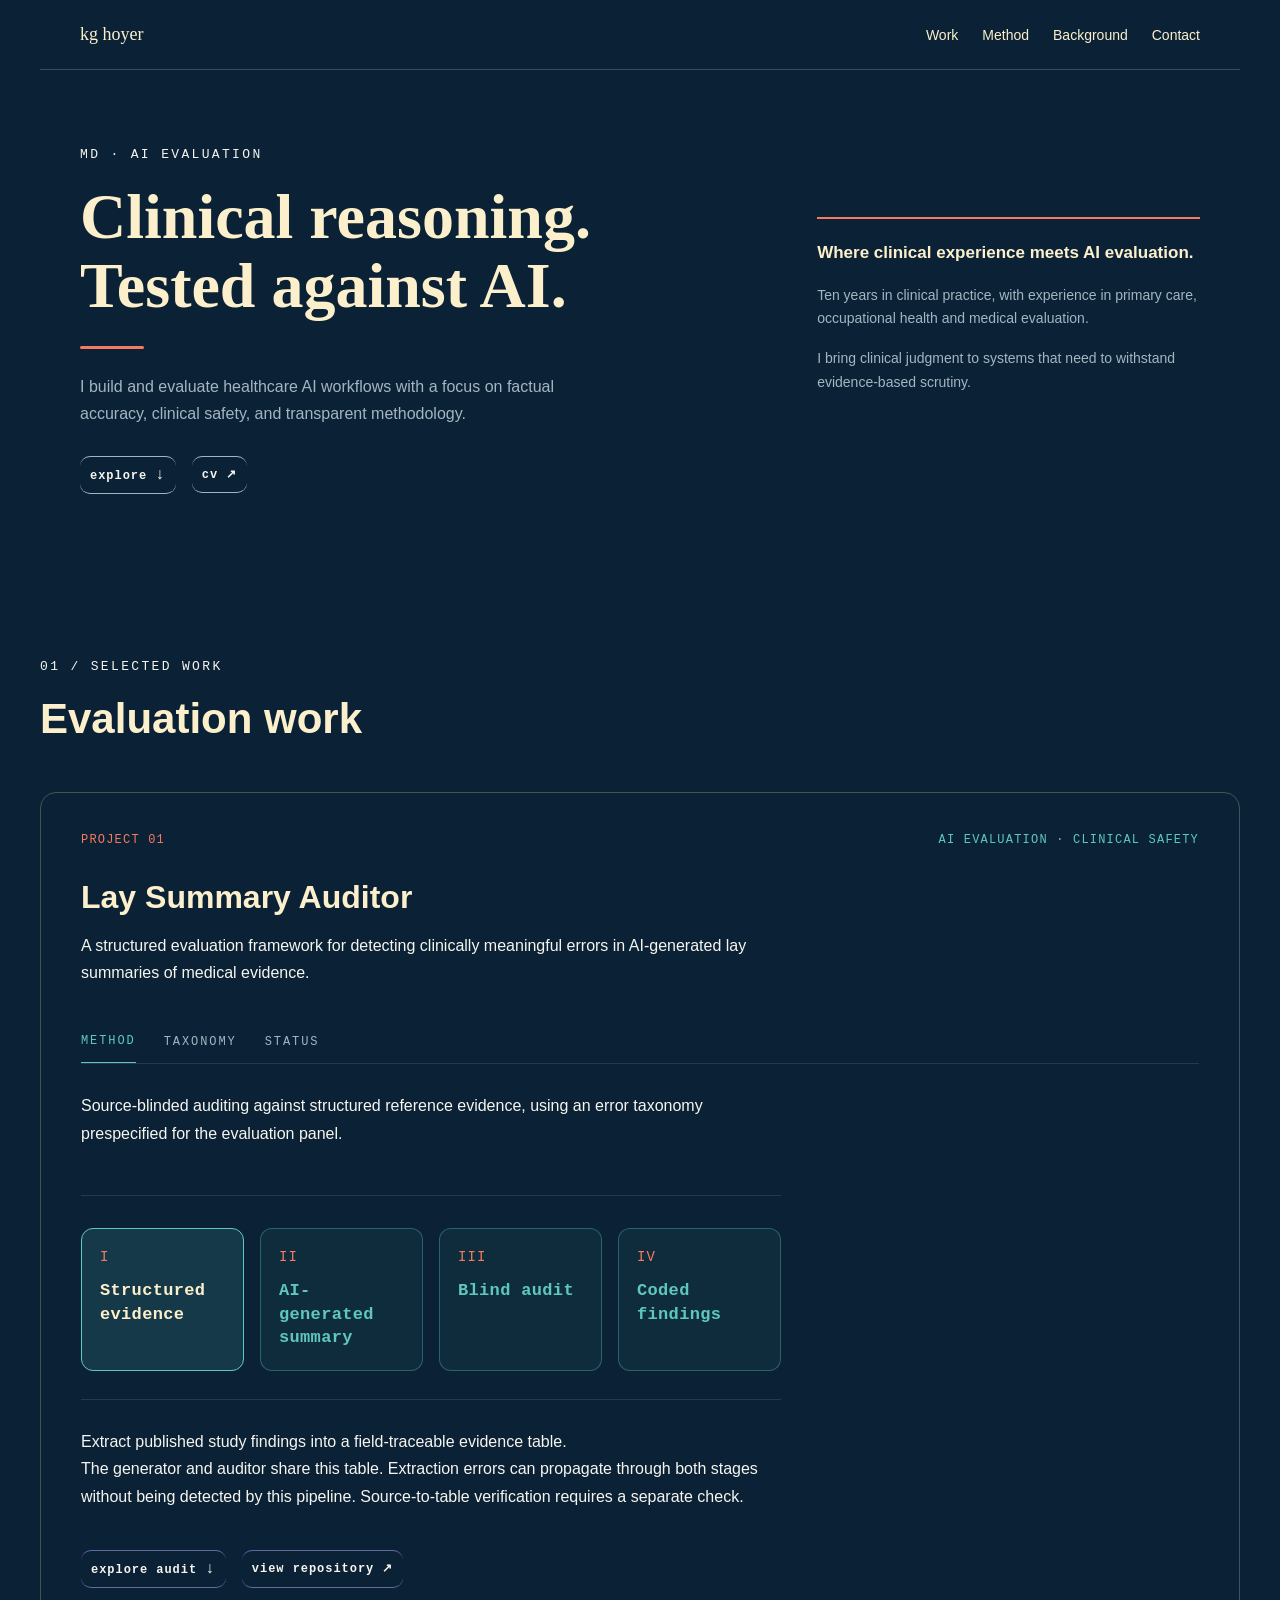
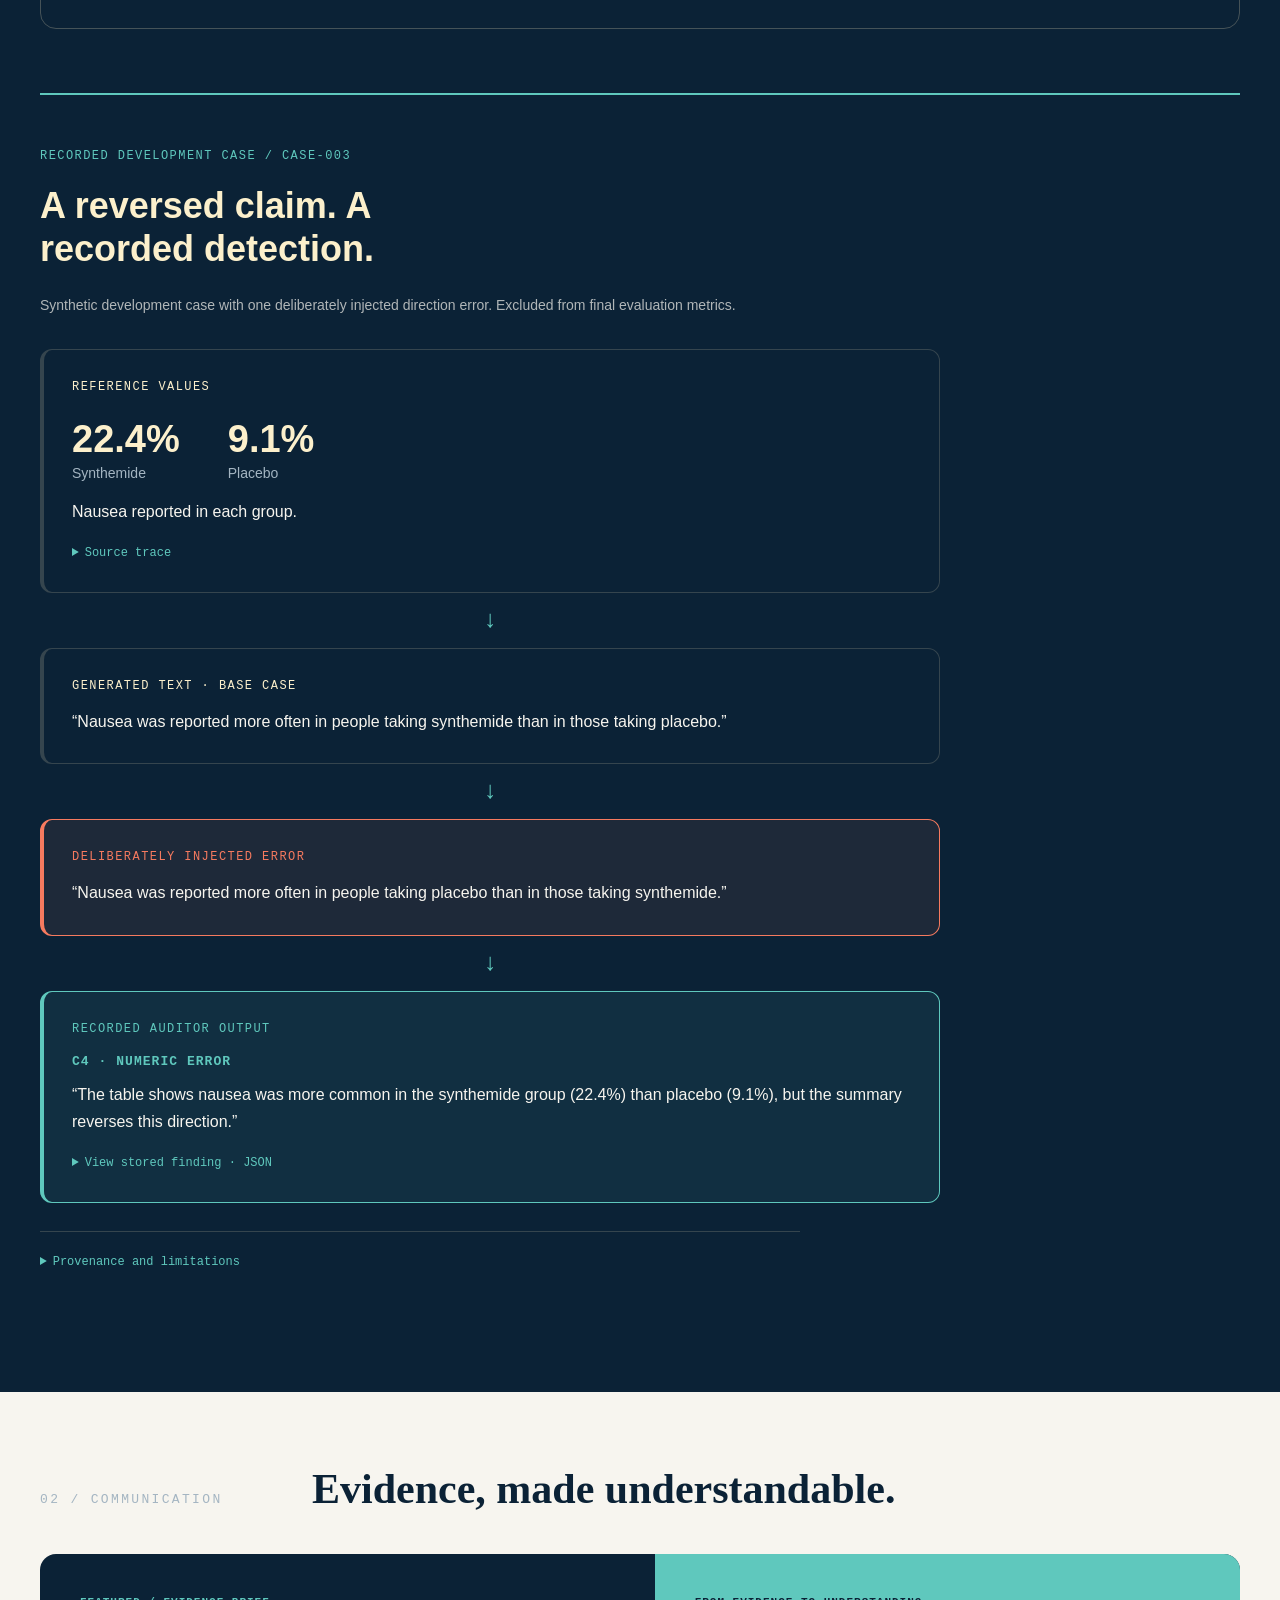
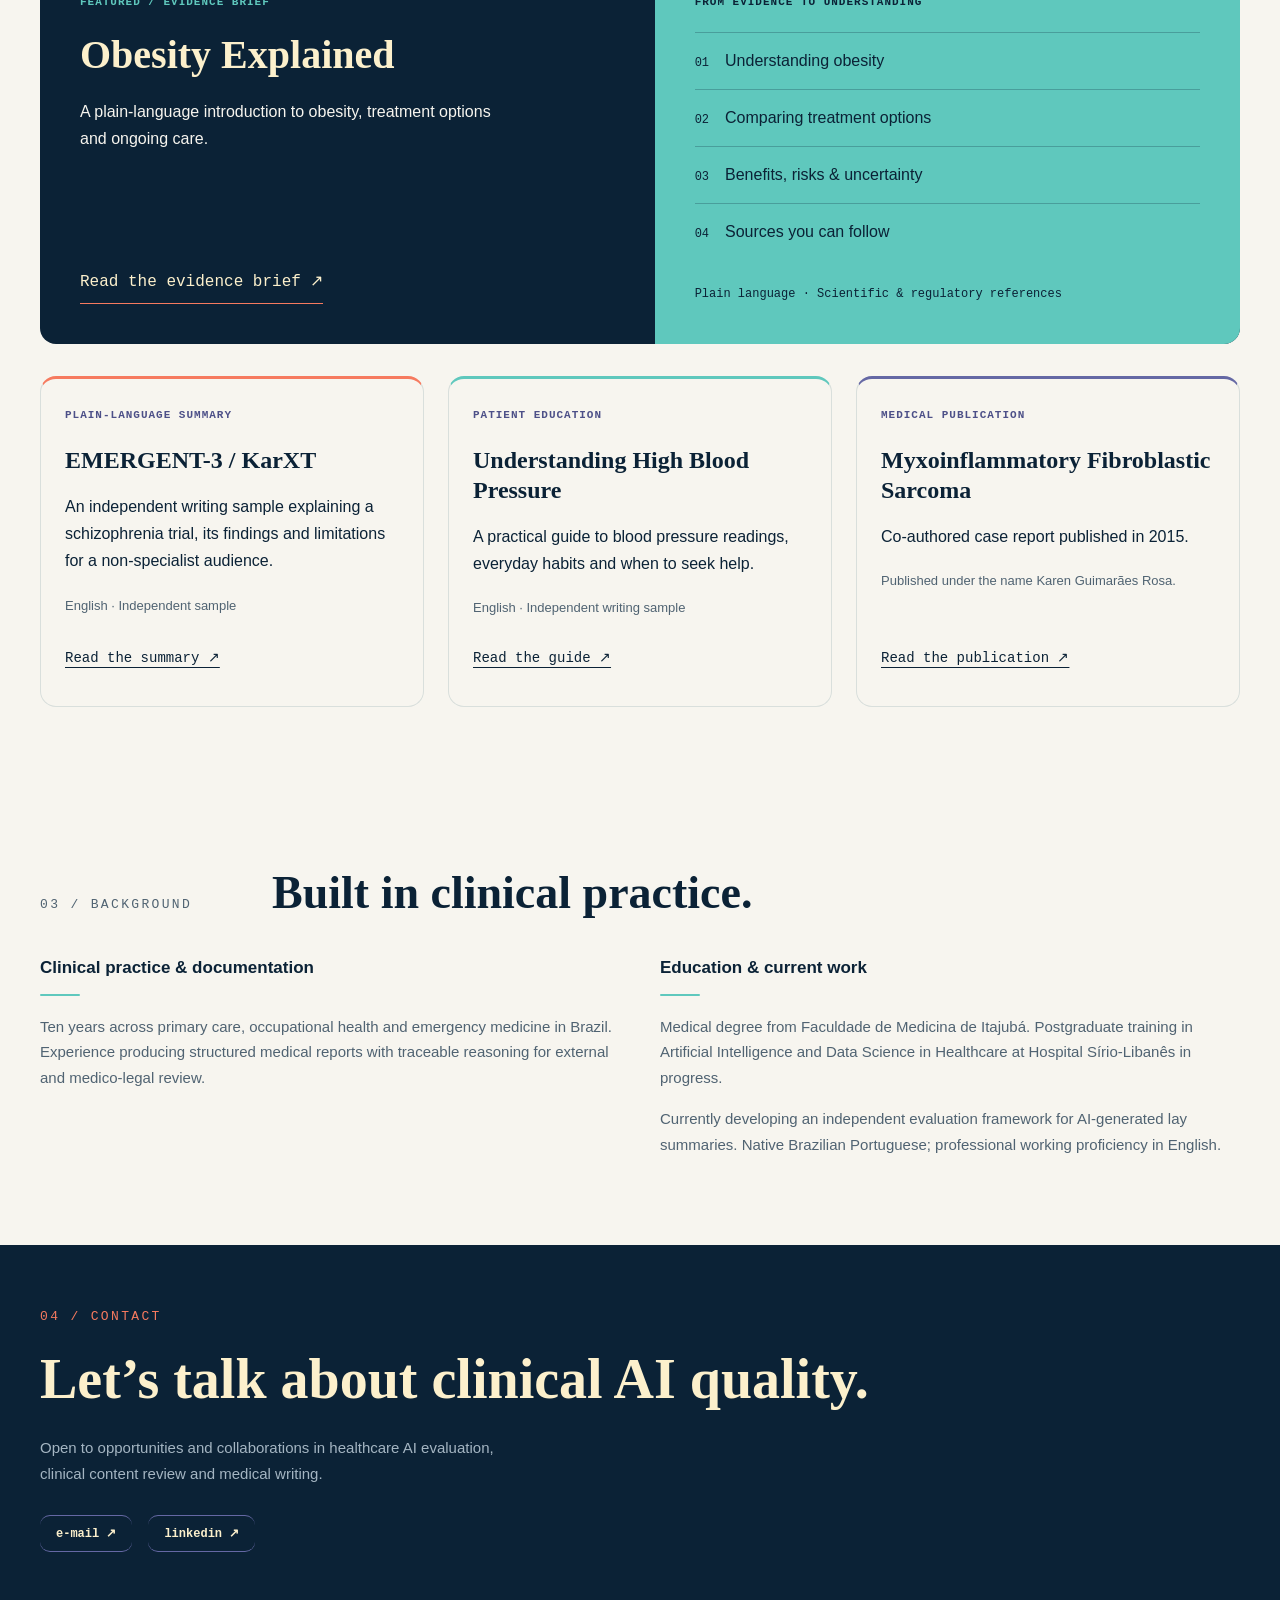
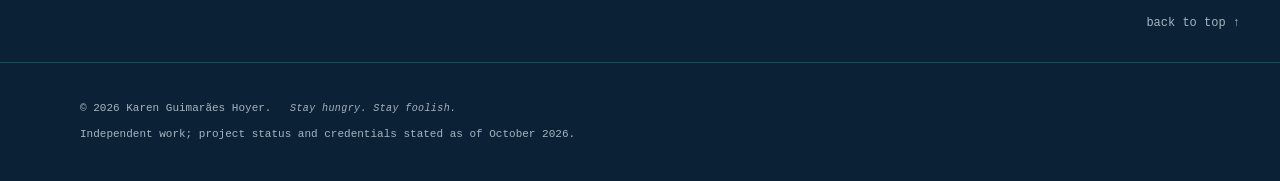
<file: portfolio/index.html>
<!DOCTYPE HTML>
<html lang="en">
  <head>
    <meta charset="UTF-8">
    <meta name="viewport" content="width=device-width, initial-scale=1.0">
    <title>Portfolio | KG Hoyer</title> 
    <link rel="stylesheet" href="portfolio.css">
    <link rel="icon" type="image/png" href="/favicon-v8.png">
  </head>
  <body>
    <nav class="site-nav">
      <a class="nav-brand" href="/">kg hoyer</a>
      <div class="nav-links">
        <a href="#work">Work</a>
        <a href="#method">Method</a>
        <a href="#background">Background</a>
        <a href="#contact">Contact</a>
      </div>
    </nav>
    
    <main>
        <section class="hero">

  <div class="hero-main">
  <p class="eyebrow">MD · AI EVALUATION</p>

  <h1>
    Clinical reasoning.<br>
    Tested against AI.
  </h1>

  <p class="hero-description">
    I build and evaluate healthcare AI workflows with a focus on
    factual accuracy, clinical safety, and transparent methodology.
  </p>

  <div class="hero-actions">
    <a href="#work">explore <span class="button-arrow" aria-hidden="true">↓</span></a>
    <a href="/Karen_Hoyer_CV.pdf" target="_blank" rel="noopener">
  cv ↗
</a>
  </div>
</div>

  <aside class="hero-context">
    <h2>Where clinical experience meets AI evaluation.</h2>

    <p>
      Ten years in clinical practice, with experience in primary care,
      occupational health and medical evaluation.
    </p>

    <p>
      I bring clinical judgment to systems that need to withstand
      evidence-based scrutiny.
    </p>
  </aside>
</section>
      
        <section class="work" id="work">
          <p class="section-label">01 / SELECTED WORK</p>
          <h2>Evaluation work</h2>
          <article class="project-card">
            <div class="project-meta">
              <span class="project-index">PROJECT 01</span>
              <span>AI EVALUATION · CLINICAL SAFETY</span>
            </div>
            <h3>Lay Summary Auditor</h3>
            <p class="project-intro">A structured evaluation framework for detecting clinically meaningful
    errors in AI-generated lay summaries of medical evidence.</p>
            <div class="project-tabs">

  <div class="tab-buttons">
    <button class="tab-button active" data-tab="method">METHOD</button>
    <button class="tab-button" data-tab="taxonomy">TAXONOMY</button>
    <button class="tab-button" data-tab="status">STATUS</button>
  </div>

  <div class="tab-content active" id="method">
    <p>
  Source-blinded auditing against structured reference evidence,
  using an error taxonomy prespecified for the evaluation panel.
</p>
    <div class="project-flow">

  <button class="flow-step active" data-step="1">
    <span>I</span>
    <strong>Structured evidence</strong>
  </button>

  <button class="flow-step" data-step="2">
    <span>II</span>
    <strong>AI-generated summary</strong>
  </button>

  <button class="flow-step" data-step="3">
    <span>III</span>
    <strong>Blind audit</strong>
  </button>

  <button class="flow-step" data-step="4">
    <span>IV</span>
    <strong>Coded findings</strong>
  </button>

</div>

<div class="flow-description active" data-description="1">
  <p>
    Extract published study findings into a field-traceable
    evidence table.
  </p>
  <p>
    The generator and auditor share this table. Extraction errors
    can propagate through both stages without being detected by
    this pipeline. Source-to-table verification requires a
    separate check.
  </p>
</div>

<div class="flow-description" data-description="2">
  Generate the lay summary from the structured evidence and deliberately introduce a known error into selected development examples.
</div>

<div class="flow-description" data-description="3">
  Give the summary and the same reference table to a separate auditor, without the source document or the inserted-error label.
</div>

<div class="flow-description" data-description="4">
  Compare the auditor's coded findings against the prespecified targets. Final evaluation still requires a human-annotated reference standard.
</div>
  </div>

  <div class="tab-content" id="taxonomy">
  <p>
  17 failure modes prespecified for the evaluation panel
  · Taxonomy v0.4
</p>
<p class="taxonomy-note">
  Developed iteratively through guidance review and initial
  case annotation.
</p>

  <div class="taxonomy-controls">
    <div class="taxonomy-code-group">
      <p class="taxonomy-label">COMMISSION · VERIFIABLE CLAIM</p>

      <div class="taxonomy-codes">
        <button type="button" class="taxonomy-step active" data-code="C1" aria-pressed="true">C1</button>
        <button type="button" class="taxonomy-step" data-code="C2" aria-pressed="false">C2</button>
        <button type="button" class="taxonomy-step" data-code="C3" aria-pressed="false">C3</button>
        <button type="button" class="taxonomy-step" data-code="C4" aria-pressed="false">C4</button>
        <button type="button" class="taxonomy-step" data-code="C5" aria-pressed="false">C5</button>
        <button type="button" class="taxonomy-step" data-code="C6" aria-pressed="false">C6</button>
      </div>
    </div>

    <div class="taxonomy-code-group">
      <p class="taxonomy-label">OMISSION · REQUIRED ELEMENT</p>

      <div class="taxonomy-codes">
        <button type="button" class="taxonomy-step" data-code="O1" aria-pressed="false">O1</button>
        <button type="button" class="taxonomy-step" data-code="O2" aria-pressed="false">O2</button>
        <button type="button" class="taxonomy-step" data-code="O3" aria-pressed="false">O3</button>
        <button type="button" class="taxonomy-step" data-code="O4" aria-pressed="false">O4</button>
        <button type="button" class="taxonomy-step" data-code="O5" aria-pressed="false">O5</button>
        <button type="button" class="taxonomy-step" data-code="O6" aria-pressed="false">O6</button>
        <button type="button" class="taxonomy-step" data-code="O7" aria-pressed="false">O7</button>
        <button type="button" class="taxonomy-step" data-code="O8" aria-pressed="false">O8</button>
        <button type="button" class="taxonomy-step" data-code="O9" aria-pressed="false">O9</button>
        <button type="button" class="taxonomy-step" data-code="O10" aria-pressed="false">O10</button>
        <button type="button" class="taxonomy-step" data-code="O11" aria-pressed="false">O11</button>
      </div>
    </div>
  </div>

  <div class="taxonomy-description active" data-code="C1">
    <strong>C1 — Unsupported efficacy claim</strong>
    <p>States or implies a benefit that the evidence table does not support.</p>
  </div>

  <div class="taxonomy-description" data-code="C2" hidden>
    <strong>C2 — Significance misstated</strong>
    <p>Presents a result as reliable, confirmed or significant when the analysis plan or reported values do not support it.</p>
  </div>

  <div class="taxonomy-description" data-code="C3" hidden>
    <strong>C3 — Statistical apparatus displayed</strong>
    <p>Prints confidence intervals, p values or test statistics numerically instead of explaining uncertainty in plain language, even when the values are correct.</p>
  </div>

  <div class="taxonomy-description" data-code="C4" hidden>
    <strong>C4 — Numeric error</strong>
    <p>Makes a quantitative statement that contradicts the evidence table: an incorrect value, denominator, direction or arithmetic derivation.</p>
  </div>

  <div class="taxonomy-description" data-code="C5" hidden>
    <strong>C5 — Untested outcome given an effect estimate</strong>
    <p>Reports a point estimate, difference, ratio or per-arm value for an outcome outside the confirmatory testing sequence, whether or not it is qualified.</p>
  </div>

  <div class="taxonomy-description" data-code="C6" hidden>
    <strong>C6 — Frequency representation</strong>
    <p>Presents adverse event frequency as a bare percentage, or a percentage table without a denominator stated in words at the point of use, leaving a calculation to the reader.</p>
  </div>

  <div class="taxonomy-description" data-code="O1" hidden>
    <strong>O1 — Uncertainty not qualified</strong>
    <p>Fails to convey that a non-significant or non-confirmatory result is unreliable or unconfirmed. For outcomes outside the testing sequence, the required qualification covers where full results are recorded, why testing was blocked and why benefit cannot be concluded.</p>
  </div>

  <div class="taxonomy-description" data-code="O2" hidden>
    <strong>O2 — Trial identification absent or incomplete</strong>
    <p>Omits required trial identifiers, such as the title, protocol number or EU trial number.</p>
  </div>

  <div class="taxonomy-description" data-code="O3" hidden>
    <strong>O3 — Sponsor absent</strong>
    <p>Omits the sponsor's name or contact details.</p>
  </div>

  <div class="taxonomy-description" data-code="O4" hidden>
    <strong>O4 — General information absent or incomplete</strong>
    <p>Omits where or when the trial was conducted, its main objectives or the reasons for conducting it.</p>
  </div>

  <div class="taxonomy-description" data-code="O5" hidden>
    <strong>O5 — Population absent or incomplete</strong>
    <p>Omits participant numbers, age or gender breakdowns, or inclusion and exclusion criteria.</p>
  </div>

  <div class="taxonomy-description" data-code="O6" hidden>
    <strong>O6 — Investigational medicinal products absent</strong>
    <p>Omits information identifying the investigational medicinal products.</p>
  </div>

  <div class="taxonomy-description" data-code="O7" hidden>
    <strong>O7 — Adverse reactions or frequency absent</strong>
    <p>Omits adverse reactions or their frequency. If the source contains only a prespecified subset, that limitation must be stated.</p>
  </div>

  <div class="taxonomy-description" data-code="O8" hidden>
    <strong>O8 — Overall results absent</strong>
    <p>Omits the trial's overall results.</p>
  </div>

  <div class="taxonomy-description" data-code="O9" hidden>
    <strong>O9 — Comments on the outcome absent</strong>
    <p>Omits comments on the trial outcome.</p>
  </div>

  <div class="taxonomy-description" data-code="O10" hidden>
    <strong>O10 — Follow-up trials not indicated</strong>
    <p>Omits an indication of whether follow-up trials are foreseen.</p>
  </div>

  <div class="taxonomy-description" data-code="O11" hidden>
    <strong>O11 — Additional information absent</strong>
    <p>Omits where readers can find additional information.</p>
  </div>

  <p class="taxonomy-note">
  The taxonomy is a project-defined interpretation of the
  sources below, not an official classification of any
  regulatory authority. Omission codes are scored against
  the generator only where the evidence table carries the
  required information. Extraction gaps are recorded separately.
</p>

<details class="protocol-sources">
  <summary>Sources and versions fixed in the protocol</summary>
  <ul>
    <li>Regulation (EU) 536/2014, Annex V.</li>
    <li>
      CTR Questions &amp; Answers, July 2026,
      chapter 6 (§6.1 and §6.2).
    </li>
    <li>
      Summaries of Clinical Trial Results for Laypersons,
      Expert Group on Clinical Trials,
      version 2, February 2018.
    </li>
    <li>
      Good Lay Summary Practice, version 1, October 2021:
      §3.4 and §3.3.6 (statistical terminology);
      §3.3.8 (quality control);
      §2.2.1 and §2.2.2 (outcome selection).
    </li>
  </ul>
</details>
  </div>
              
              <div class="tab-content" id="status">
  <div class="status-dashboard">

    <div class="status-metrics">
      <div class="status-metric">
        <span class="status-label">PIPELINE</span>
        <strong>Implemented</strong>
        <span class="status-caption">
  Generator + auditor · 6 of 17 codes supported
</span>
      </div>

      <div class="status-metric">
        <span class="status-label">TAXONOMY</span>
        <strong>17 <small>codes</small></strong>
        <span class="status-caption">6 commission · 11 omission</span>
      </div>

      <div class="status-metric status-pending">
        <span class="status-label">FINAL EVALUATION</span>
        <strong>Pending</strong>
        <span class="status-caption">Performance not yet measured</span>
      </div>
    </div>

    <div class="status-workstreams">
      <div class="status-workstream">
        <h4>Built</h4>
        <ul>
          <li>Generator and source-blinded auditor implemented.</li>
          <li>
  Four published trials extracted — PARAGON-HF, SELECT,
  RA-BEACON and a vortioxetine trial — with field-level
  traceability to source articles, tables and sections,
  covering three distinct mechanisms of hierarchical
  testing restrictions.
</li>
          <li>Taxonomy v0.4 and documented annotation rules.</li>
          <li>Evaluation protocol and development observations.</li>
        </ul>
      </div>

      <div class="status-workstream status-next">
        <h4>Next</h4>
        <ul>
          <li>Complete and freeze the human-annotated reference standard.</li>
          <li>
  Extend auditor coverage from 6 to 17 codes, then verify
  alignment and freeze the configuration.
</li>
          <li>Execute the final evaluation panel.</li>
          <li>Measure sensitivity, specificity and run-to-run stability.</li>
        </ul>
      </div>
    </div>

    <p class="status-footnote">
  Supported auditor codes: C1–C5 and O1.
  Development observations documented.
  Final performance metrics not yet available.
</p>

  </div>
</div>
            <div class="project-actions">
  <a href="#audit-trace">explore audit <span class="button-arrow" aria-hidden="true">↓</span></a>

  <a href="https://github.com/kghoyer/lay-summary-audit"
     target="_blank" rel="noopener noreferrer">
    view repository ↗
  </a>
</div>
          </article>
          
          <div class="evidence-case" id="audit-trace">
  <p class="case-label">RECORDED DEVELOPMENT CASE / CASE-003</p>

  <h3>A reversed claim. A recorded detection.</h3>

  <p class="taxonomy-note">
    Synthetic development case with one deliberately injected
    direction error. Excluded from final evaluation metrics.
  </p>

  <div class="audit-trace">

    <div class="audit-step audit-reference">
      <span class="claim-status">REFERENCE VALUES</span>
      <p class="audit-values">
  <span>
    <strong>22.4%</strong>
    Synthemide
  </span>
  <span>
    <strong>9.1%</strong>
    Placebo
  </span>
</p>

<p>Nausea reported in each group.</p>

      <details class="source-trace">
        <summary>Source trace</summary>
        <p>
          Field: <code>adverse_events[0]</code>.
          The evidence-table file is inferred from the base
          case's source:
          <a href="https://github.com/kghoyer/lay-summary-audit/blob/main/examples/evidence-table-inference.json"
   target="_blank" rel="noopener noreferrer">
  <code>examples/evidence-table-inference.json</code>
</a>.
          The manifest records the field and values, but does
          not name the file.
        </p>
      </details>
    </div>

    <div class="audit-arrow">↓</div>

    <div class="audit-step audit-base">
      <span class="claim-status">GENERATED TEXT · BASE CASE</span>
      <p>
        “Nausea was reported more often in people taking
        synthemide than in those taking placebo.”
      </p>
    </div>

    <div class="audit-arrow">↓</div>

    <div class="audit-step audit-error">
      <span class="claim-status">DELIBERATELY INJECTED ERROR</span>
      <p>
        “Nausea was reported more often in people taking
        placebo than in those taking synthemide.”
      </p>
    </div>

    <div class="audit-arrow">↓</div>

    <div class="audit-step audit-finding">
      <span class="claim-status">RECORDED AUDITOR OUTPUT</span>
      <p>
        <strong>C4 · NUMERIC ERROR</strong>
        “The table shows nausea was more common in the
        synthemide group (22.4%) than placebo (9.1%), but
        the summary reverses this direction.”
      </p>

      <details>
        <summary>View stored finding · JSON</summary>
        <pre><code>{
  "findings": [
    {
      "code": "C4",
      "quote": "Nausea was reported more often in people taking placebo than in those taking synthemide.",
      "table_reference": "adverse_events: nausea (intervention_pct 22.4, placebo_pct 9.1)",
      "explanation": "The table shows nausea was more common in the synthemide group (22.4%) than placebo (9.1%), but the summary reverses this direction."
    }
  ]
}</code></pre>
      </details>
    </div>

  </div>

  <details class="audit-limitations">
  <summary>Provenance and limitations</summary>

  <p>
    Stored output:
    <a href="https://github.com/kghoyer/lay-summary-audit/blob/main/evidence/development/audit-case-003.json"
       target="_blank" rel="noopener noreferrer">
      <code>evidence/development/audit-case-003.json</code>
    </a>.
    <br>

    Base text:
    <a href="https://github.com/kghoyer/lay-summary-audit/blob/main/cases/case-001.md"
       target="_blank" rel="noopener noreferrer">
      <code>cases/case-001.md</code>
    </a>.
    <br>

    Altered text:
    <a href="https://github.com/kghoyer/lay-summary-audit/blob/main/cases/case-003.md"
       target="_blank" rel="noopener noreferrer">
      <code>cases/case-003.md</code>
    </a>.
  </p>

  <p>
    The altered summary also contains the correct nausea
    values in its own table. Detection therefore does not
    isolate comparison against the external evidence table:
    internal inconsistency provides another possible cue.
  </p>

  <p>
    Prompt version and execution metadata were not recorded
    in the stored output and cannot be recovered reliably.
    This single development case does not establish auditor
    performance. The final evaluation panel has not been executed.
  </p>
</details>
</div>          
        </section>

<section class="communication" id="communication">
  <div class="communication-inner">

    <header class="communication-header">
      <p class="section-label">02 / COMMUNICATION</p>
      <h2>Evidence, made understandable.</h2>
    </header>

    <article class="communication-feature">
      <div class="communication-feature-copy">
        <p class="communication-kicker">
          FEATURED / EVIDENCE BRIEF
        </p>

        <h3>Obesity Explained</h3>

        <p>
  A plain-language introduction to obesity,
  treatment options and ongoing care.
</p>
        
        <a href="obesity-explained.html">
  Read the evidence brief ↗
</a>
      </div>

      <div class="communication-feature-panel">
        <p class="communication-kicker">
          FROM EVIDENCE TO UNDERSTANDING
        </p>

        <ul>
          <li><span>01</span> Understanding obesity</li>
          <li><span>02</span> Comparing treatment options</li>
          <li><span>03</span> Benefits, risks &amp; uncertainty</li>
          <li><span>04</span> Sources you can follow</li>
        </ul>

        <p class="communication-panel-note">
          Plain language · Scientific &amp; regulatory references
        </p>
      </div>
    </article>

    <div class="communication-cards">

      <article class="communication-card">
        <p class="communication-kicker">
          PLAIN-LANGUAGE SUMMARY
        </p>

        <h3>EMERGENT-3 / KarXT</h3>

        <p>
          An independent writing sample explaining a
          schizophrenia trial, its findings and limitations
          for a non-specialist audience.
        </p>

        <p class="communication-meta">
          English · Independent sample
        </p>

        <a href="PLS_KarXT_EMERGENT-3_EN.html">
          Read the summary ↗
        </a>
      </article>

      <article class="communication-card">
  <p class="communication-kicker">
    PATIENT EDUCATION
  </p>

  <h3>Understanding High Blood Pressure</h3>

  <p>
    A practical guide to blood pressure readings,
    everyday habits and when to seek help.
  </p>

  <p class="communication-meta">
    English · Independent writing sample
  </p>

  <a href="sample-hypertension.html">
    Read the guide ↗
  </a>
</article>
      
      <article class="communication-card">
        <p class="communication-kicker">
          MEDICAL PUBLICATION
        </p>

        <h3>Myxoinflammatory Fibroblastic Sarcoma</h3>

        <p>
          Co-authored case report published in 2015.
        </p>

        <p class="communication-meta">
          Published under the name Karen Guimarães Rosa.
        </p>

        <a href="https://doi.org/10.21876/rcsfmit.v5i2.331">
          Read the publication ↗
        </a>
      </article>

    </div>
  </div>
</section>
      
      <section class="background" id="background">
  <div class="background-inner">
    <header class="background-header">
      <p class="section-label">03 / BACKGROUND</p>
      <h2>Built in clinical practice.</h2>
    </header>

    <div class="background-grid">
      <article>
        <h3>Clinical practice &amp; documentation</h3>
        <p>
          Ten years across primary care, occupational health
          and emergency medicine in Brazil. Experience producing
          structured medical reports with traceable reasoning
          for external and medico-legal review.
        </p>
      </article>

      <article>
        <h3>Education &amp; current work</h3>
        <p>
          Medical degree from Faculdade de Medicina de Itajubá.
          Postgraduate training in Artificial Intelligence and
          Data Science in Healthcare at Hospital Sírio-Libanês
          in progress.
        </p>
        <p>
          Currently developing an independent evaluation
          framework for AI-generated lay summaries.
          Native Brazilian Portuguese; professional working
          proficiency in English.
        </p>
      </article>
    </div>
  </div>
</section>

<section class="contact" id="contact">
  <p class="section-label">04 / CONTACT</p>

  <h2>Let’s talk about clinical AI quality.</h2>

  <div class="contact-layout">
    <p class="contact-description">
      Open to opportunities and collaborations in healthcare
      AI evaluation, clinical content review and medical writing.
    </p>

    <div class="contact-links">
      <a href="mailto:karenguimaraeshoyer@gmail.com">
        e-mail ↗
      </a>

      <a href="https://www.linkedin.com/in/karenguimaraeshoyer/"
         target="_blank" rel="noopener">
        linkedin ↗
      </a>
    </div>
  </div>

  <div class="contact-back">
    <a class="footer-top" href="#">back to top ↑</a>
  </div>
</section>
      
      </main>
    
    <footer class="site-footer">
  <div class="site-footer-inner">
    <p>
      © 2026 Karen Guimarães Hoyer.
      <span class="footer-motto">Stay hungry. Stay foolish.</span>

      <span class="footer-note">
        Independent work; project status and credentials
        stated as of October 2026.
      </span>
    </p>
  </div>
</footer>    
    
    <script>
  const tabButtons = document.querySelectorAll(".tab-button");
  const tabContents = document.querySelectorAll(".tab-content");

  tabButtons.forEach(button => {
    button.addEventListener("click", () => {
      const target = button.dataset.tab;

      tabButtons.forEach(btn => btn.classList.remove("active"));
      tabContents.forEach(content => content.classList.remove("active"));

      button.classList.add("active");
      document.getElementById(target).classList.add("active");
    });
  });
        const flowSteps = document.querySelectorAll(".flow-step");
  const flowDescriptions = document.querySelectorAll(".flow-description");

  flowSteps.forEach(step => {
    step.addEventListener("click", () => {
      const target = step.dataset.step;

      flowSteps.forEach(item => item.classList.remove("active"));
      flowDescriptions.forEach(item => item.classList.remove("active"));

      step.classList.add("active");
      document
        .querySelector(`.flow-description[data-description="${target}"]`)
        .classList.add("active");
    });
  });
      const taxonomy = document.querySelector("#taxonomy");
const taxonomySteps = taxonomy.querySelectorAll(".taxonomy-step");
const taxonomyDescriptions = taxonomy.querySelectorAll(
  ".taxonomy-description"
);

taxonomySteps.forEach(step => {
  step.addEventListener("click", () => {
    const target = step.dataset.code;

    taxonomySteps.forEach(item => {
      const isActive = item === step;

      item.classList.toggle("active", isActive);
      item.setAttribute("aria-pressed", String(isActive));
    });

    taxonomyDescriptions.forEach(description => {
      const isActive = description.dataset.code === target;

      description.classList.toggle("active", isActive);
      description.hidden = !isActive;
    });
  });
});
      function openMethodFromHash() {
  if (window.location.hash !== "#method") return;

  const methodButton = document.querySelector(
    '.tab-button[data-tab="method"]'
  );
  const methodPanel = document.getElementById("method");

  if (!methodButton || !methodPanel) return;

  methodButton.click();

  requestAnimationFrame(() => {
    methodPanel.scrollIntoView({
      behavior: "auto",
      block: "start"
    });
  });
}

document.querySelectorAll('a[href="#method"]').forEach(link => {
  link.addEventListener("click", () => {
    openMethodFromHash();
  });
});

window.addEventListener("hashchange", openMethodFromHash);
openMethodFromHash();
</script>
  </body>
</html>
</file>
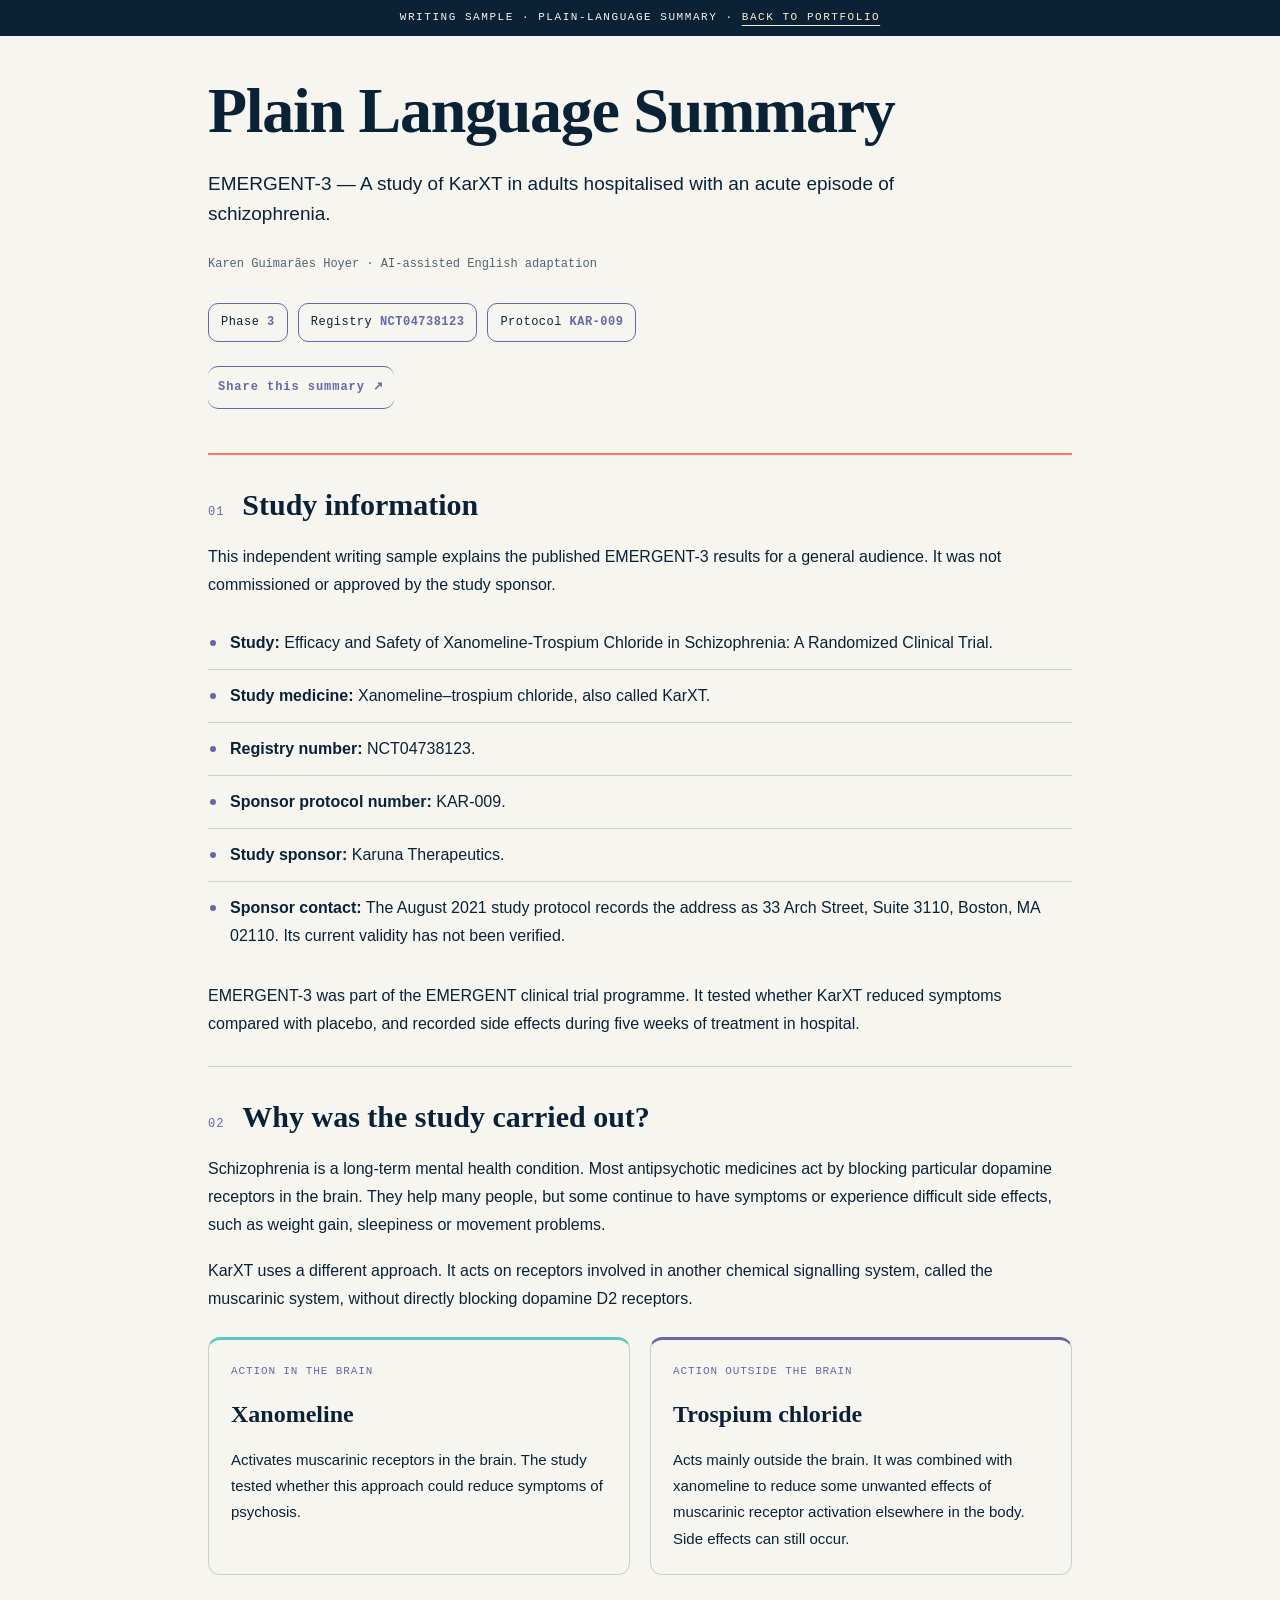
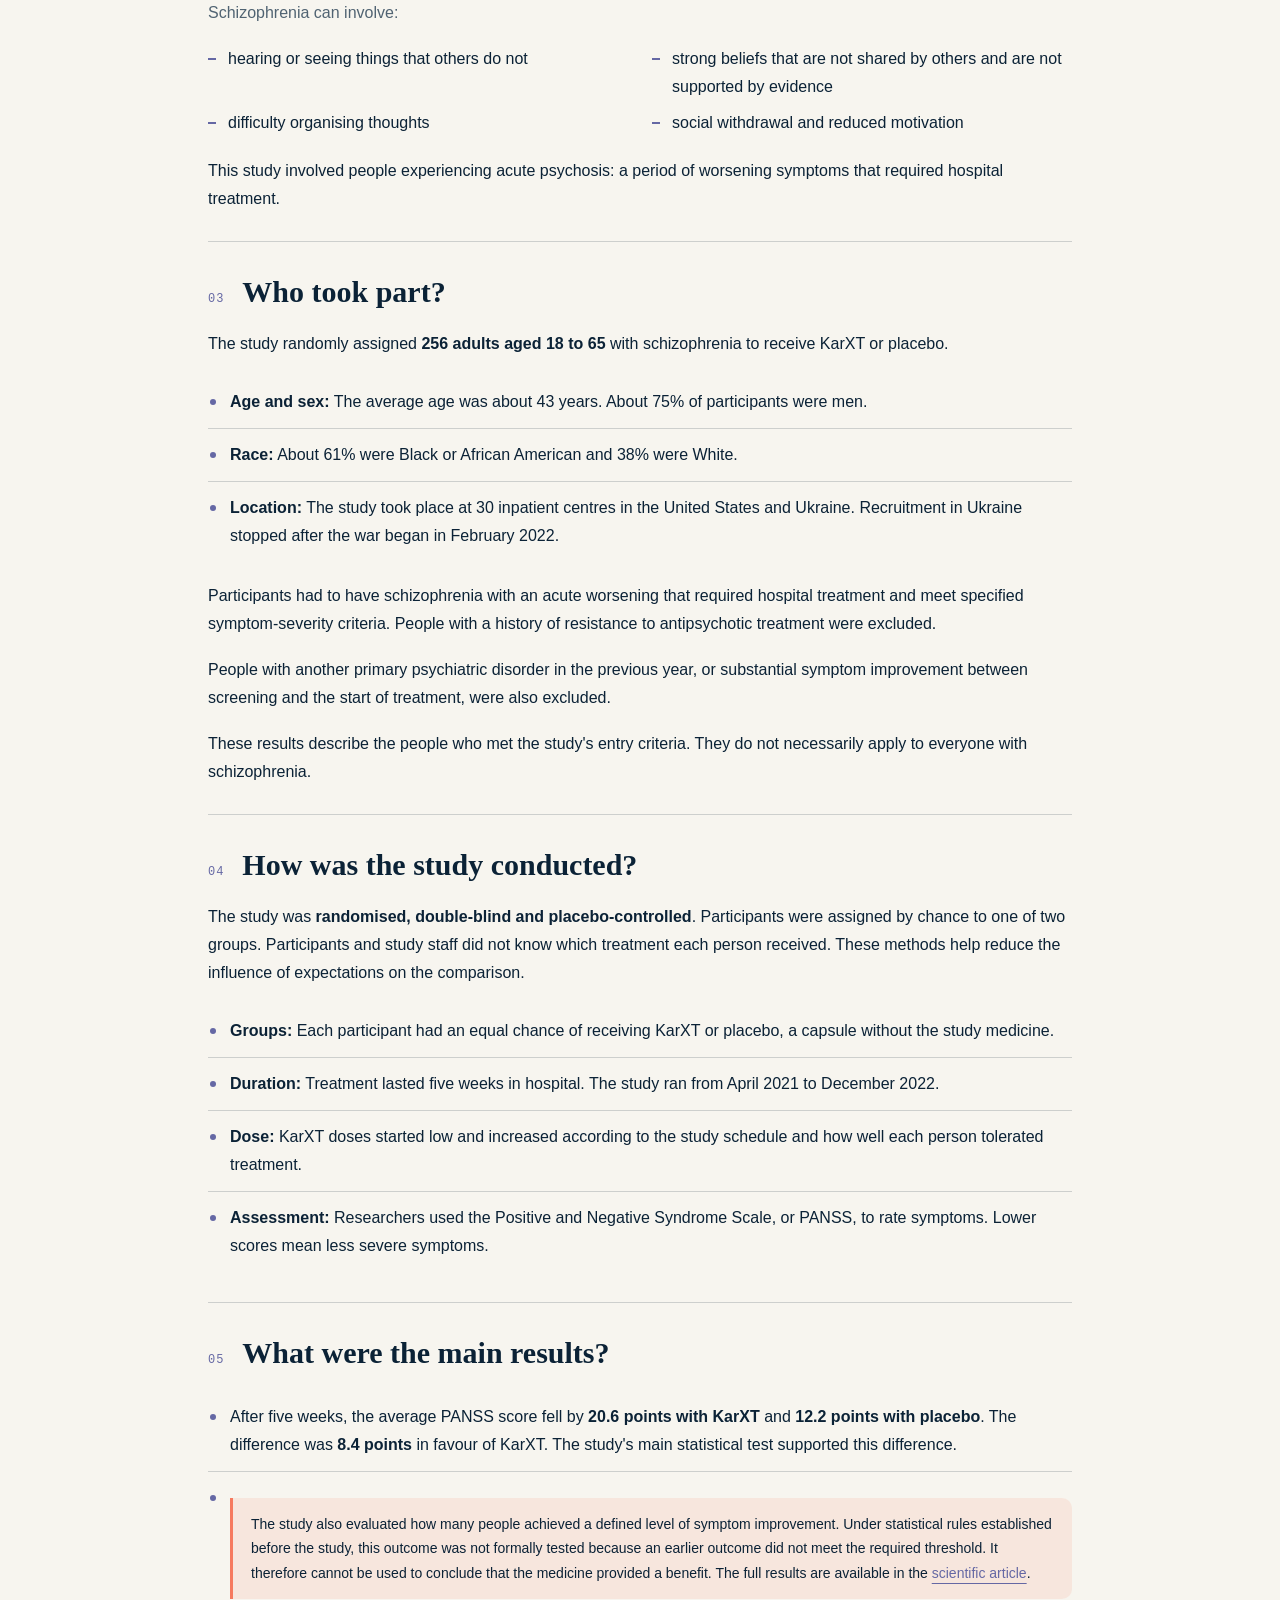
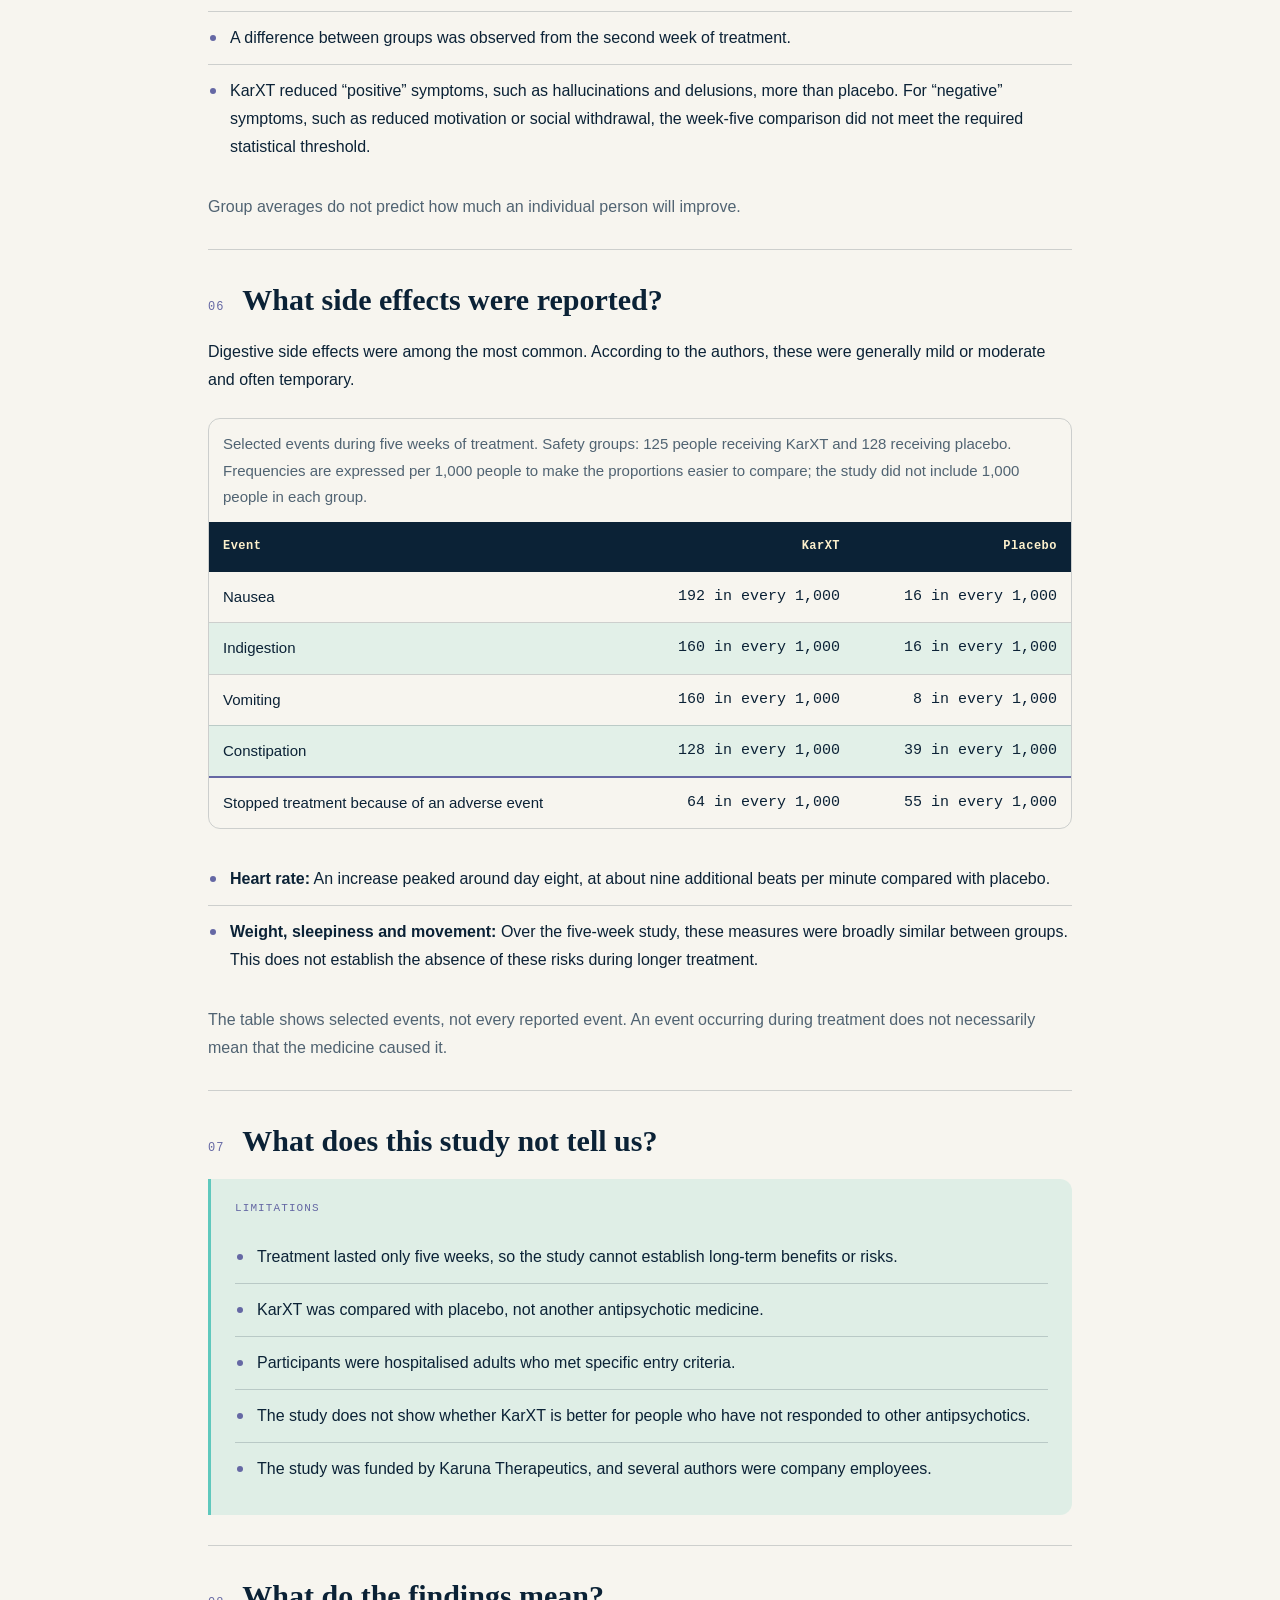
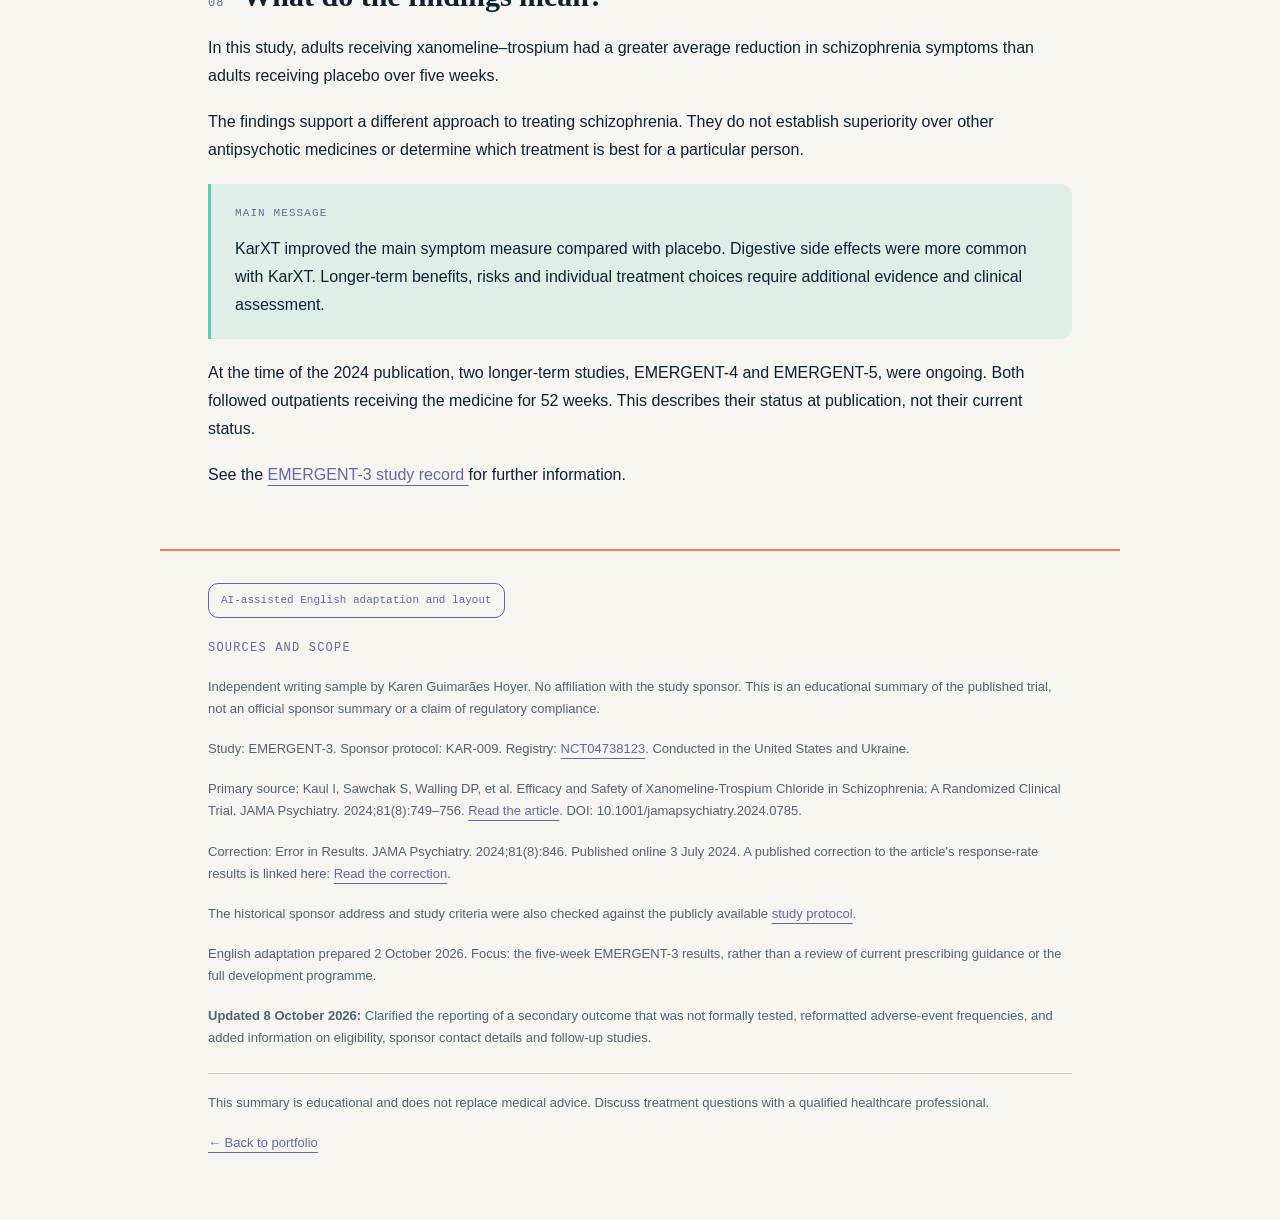
<file: portfolio/PLS_KarXT_EMERGENT-3_EN.html>
<!DOCTYPE html>
<html lang="en">
<head>
  <meta charset="UTF-8">
  <meta name="viewport" content="width=device-width, initial-scale=1.0">

  <title>Plain Language Summary — EMERGENT-3 (KarXT)</title>
<link rel="icon" type="image/png" href="/favicon-v8.png">
  <style>
    :root {
      --ink: #0b2236;
      --paper: #f7f5ef;
      --cream: #fcf0cc;
      --purple: #6568a4;
      --teal: #5fc8bd;
      --mint: #a5ded1;
      --coral: #f67a5f;
      --muted: #506372;
      --line: rgba(11, 34, 54, 0.18);
    }

    * {
      box-sizing: border-box;
    }

    html {
      -webkit-text-size-adjust: 100%;
    }

    body {
      margin: 0;
      background: var(--paper);
      color: var(--ink);
      font-family: Arial, Helvetica, sans-serif;
      font-size: 16px;
      line-height: 1.75;
    }

    .sheet {
      max-width: 960px;
      margin: 0 auto;
    }

    .masthead {
      padding: 40px 48px 44px;
    }

    .masthead-top {
      display: flex;
      align-items: center;
      padding-bottom: 24px;
      margin-bottom: 40px;
      border-bottom: 1px solid var(--line);
    }

    .mast-brand {
      font-family: "Courier New", Courier, monospace;
      font-size: 12px;
      letter-spacing: 0.08em;
      color: var(--muted);
      line-height: 1.7;
    }

    .mast-brand b {
      color: var(--ink);
    }

    .eyebrow,
    .byline,
    .chip,
    .sec-num,
    .tag,
    .note-k,
    .rf-k,
    .ai-badge {
      font-family: "Courier New", Courier, monospace;
    }

    .eyebrow {
      margin: 0 0 20px;
      color: var(--purple);
      font-size: 12px;
      letter-spacing: 0.12em;
      text-transform: uppercase;
    }

    h1 {
      margin: 0 0 24px;
      font-family: "Times New Roman", Times, serif;
      font-size: clamp(40px, 6vw, 64px);
      line-height: 1.08;
      letter-spacing: -0.02em;
    }

    .subtitle {
      max-width: 65ch;
      margin: 0 0 24px;
      font-size: 19px;
      line-height: 1.6;
    }

    .byline {
      margin: 0;
      color: var(--muted);
      font-size: 12px;
    }

    .metastrip {
      display: flex;
      flex-wrap: wrap;
      gap: 10px;
      margin-top: 28px;
    }

    .chip {
      padding: 8px 12px;
      border: 1px solid var(--purple);
      border-radius: 10px;
      font-size: 12px;
      letter-spacing: 0.04em;
    }

    .chip b {
      color: var(--purple);
    }

    .body {
      padding: 0 48px 32px;
    }

    section.block {
      padding: 32px 0 10px;
      border-top: 1px solid var(--line);
    }

    section.block:first-child {
      border-top: 2px solid var(--coral);
    }

    .sec-head {
      display: flex;
      align-items: baseline;
      gap: 18px;
      margin-bottom: 20px;
    }

    .sec-num {
      flex: none;
      color: var(--purple);
      font-size: 12px;
      letter-spacing: 0.08em;
    }

    h2 {
      margin: 0;
      font-family: "Times New Roman", Times, serif;
      font-size: 30px;
      line-height: 1.2;
    }

    p {
      margin: 0 0 18px;
    }

    .muted {
      color: var(--muted);
    }

    a {
      color: var(--purple);
      text-decoration: underline;
      text-underline-offset: 5px;
      overflow-wrap: anywhere;
      transition: color 0.2s ease;
    }

    a:hover {
      color: #286f69;
    }

    a:focus-visible {
      outline: 2px solid var(--purple);
      outline-offset: 5px;
    }

    ul {
      margin: 0 0 20px;
      padding: 0;
      list-style: none;
    }

    ul.facts li {
      position: relative;
      padding: 12px 0 12px 22px;
      border-bottom: 1px solid var(--line);
    }

    ul.facts li:last-child {
      border-bottom: 0;
    }

    ul.facts li::before {
      content: "";
      position: absolute;
      left: 2px;
      top: 23px;
      width: 6px;
      height: 6px;
      border-radius: 50%;
      background: var(--purple);
    }

    ul.symptoms {
      display: grid;
      grid-template-columns: repeat(2, minmax(0, 1fr));
      gap: 8px 24px;
    }

    ul.symptoms li {
      position: relative;
      padding-left: 20px;
    }

    ul.symptoms li::before {
      content: "";
      position: absolute;
      left: 0;
      top: 13px;
      width: 8px;
      height: 2px;
      background: var(--purple);
    }

    .mech {
      display: grid;
      grid-template-columns: repeat(2, minmax(0, 1fr));
      gap: 20px;
      margin: 24px 0;
    }

    .mech .cell {
      padding: 22px;
      border: 1px solid var(--line);
      border-radius: 12px;
    }

    .mech .brain {
      border-top: 3px solid var(--teal);
    }

    .mech .peripheral {
      border-top: 3px solid var(--purple);
    }

    .mech .tag {
      margin-bottom: 12px;
      color: var(--purple);
      font-size: 11px;
      letter-spacing: 0.08em;
      text-transform: uppercase;
    }

    .mech h3 {
      margin: 0 0 12px;
      font-family: "Times New Roman", Times, serif;
      font-size: 24px;
    }

    .mech p {
      margin: 0;
      font-size: 15px;
    }

    .tbl-wrap {
      margin: 24px 0;
      border: 1px solid var(--line);
      border-radius: 12px;
      overflow-x: auto;
    }

    table {
      width: 100%;
      min-width: 360px;
      border-collapse: collapse;
      font-size: 15px;
    }

    caption {
      padding: 12px 14px;
      caption-side: top;
      text-align: left;
      color: var(--muted);
    }

    thead th {
      padding: 14px;
      background: var(--ink);
      color: var(--cream);
      font-family: "Courier New", Courier, monospace;
      font-size: 12px;
      letter-spacing: 0.04em;
      text-align: right;
    }

    thead th:first-child {
      text-align: left;
    }

    tbody td {
      padding: 12px 14px;
      border-top: 1px solid var(--line);
      font-family: "Courier New", Courier, monospace;
      font-variant-numeric: tabular-nums;
      text-align: right;
    }

    tbody td:first-child {
      font-family: Arial, Helvetica, sans-serif;
      text-align: left;
    }

    tbody tr:nth-child(even) {
      background: rgba(165, 222, 209, 0.25);
    }

    tbody tr.discont td {
      border-top: 2px solid var(--purple);
    }

    .note {
      margin: 20px 0;
      padding: 20px 24px;
      border-left: 3px solid var(--teal);
      border-radius: 0 12px 12px 0;
      background: rgba(165, 222, 209, 0.3);
    }

    .note-k {
      margin-bottom: 12px;
      color: var(--purple);
      font-size: 11px;
      letter-spacing: 0.1em;
      text-transform: uppercase;
    }

    .note p,
    .note ul {
      margin: 0;
    }

    .caveat {
      margin: 14px 0 0;
      padding: 14px 18px;
      border-left: 3px solid var(--coral);
      border-radius: 0 10px 10px 0;
      background: rgba(246, 122, 95, 0.12);
      font-size: 14px;
    }

    .regfooter {
      padding: 32px 48px 48px;
      border-top: 2px solid var(--coral);
      color: var(--muted);
      font-size: 13px;
      line-height: 1.7;
    }

    .rf-k {
      color: var(--purple);
      font-size: 12px;
      letter-spacing: 0.1em;
      text-transform: uppercase;
    }

    .ai-badge {
      display: inline-block;
      margin-bottom: 20px;
      padding: 7px 12px;
      border: 1px solid var(--purple);
      border-radius: 10px;
      color: var(--purple);
      font-size: 11px;
    }

    .disclaim {
      margin-top: 24px;
      padding-top: 18px;
      border-top: 1px solid var(--line);
    }

    @media (max-width: 620px) {
      .masthead {
        padding: 28px 24px 32px;
      }

      .masthead-top {
        margin-bottom: 28px;
      }

      .body {
        padding: 0 24px 24px;
      }

      .regfooter {
        padding: 28px 24px 36px;
      }

      .subtitle {
        font-size: 17px;
      }

      h2 {
        font-size: 26px;
      }

      .mech,
      ul.symptoms {
        grid-template-columns: 1fr;
      }

      .sec-head {
        gap: 12px;
      }

      .note {
        padding: 18px;
      }
    }

    @media print {
      body {
        background: #fff;
      }

      .sheet {
        max-width: none;
      }

      .masthead {
        padding-top: 20px;
      }

      thead th,
      .note,
      .caveat {
        -webkit-print-color-adjust: exact;
        print-color-adjust: exact;
      }

      .sec-head {
        break-after: avoid;
      }

      tr,
      .mech .cell {
        break-inside: avoid;
      }
    }

.sample-bar {
  box-sizing: border-box;
  margin: 0;
  padding: 9px 14px;
  background: #0b2236;
  color: #f7f5ef;
  font-family: "Courier New", Courier, monospace;
  font-size: 11px;
  font-weight: normal;
  line-height: 1.62;
  letter-spacing: 0.14em;
  text-transform: uppercase;
  text-align: center;
}

.sample-bar a {
  color: #fcf0cc;
}

.sample-bar a:hover {
  color: #5fc8bd;
}

.sample-bar a:focus-visible {
  outline: 2px solid #5fc8bd;
  outline-offset: 4px;
}

@media print {
  .sample-bar {
    display: none;
  }
}

.share-row {
  display: flex;
  flex-wrap: wrap;
  align-items: center;
  gap: 12px;
  margin-top: 24px;
}

.share-button {
  padding: 10px 16px;
  border: 1px solid var(--purple);
  border-radius: 10px;
  background: transparent;
  color: var(--purple);
  font: inherit;
  cursor: pointer;
  transition: background 0.2s, color 0.2s;
}

.share-button {
  font-size: 12px;
  color: var(--purple);
  font-weight: bold;
  border: 1px solid var(--purple);
  border-radius: 10px;
  border-left: none;
  border-right: none;
  padding: 10px;
  text-align: center;
  font-family: "Courier New", Courier, monospace;
  text-decoration: none;
  text-transform: none;
  letter-spacing: 0.08em;
  background: transparent;
  cursor: pointer;
  transition: background 0.2s, color 0.2s;
}
    
.share-status {
  color: var(--muted);
  font-size: 13px;
}

@media print {
  .share-row {
    display: none;
  }
}
    
  </style>
</head>

<body>
  <div class="sample-bar">
    Writing sample · plain-language summary ·
    <a href="/portfolio/#communication">back to portfolio</a>
  </div>

  <main class="sheet">

    <header class="masthead">
      <h1>Plain Language Summary</h1>
      <p class="subtitle">
        EMERGENT-3 — A study of KarXT in adults hospitalised
        with an acute episode of schizophrenia.
      </p>

      <p class="byline">
        Karen Guimarães Hoyer · AI-assisted English adaptation
      </p>

      <div class="metastrip">
        <span class="chip">Phase <b>3</b></span>
        <span class="chip">Registry <b>NCT04738123</b></span>
        <span class="chip">Protocol <b>KAR-009</b></span>
      </div>

<div class="share-row">
  <button class="share-button" id="share-button" type="button">
    Share this summary ↗
  </button>
  <span class="share-status" id="share-status"
        role="status" aria-live="polite"></span>
</div>
      
    </header>

    <div class="body">

      <section class="block">
        <div class="sec-head">
          <span class="sec-num">01</span>
          <h2>Study information</h2>
        </div>

        <p>
          This independent writing sample explains the published
          EMERGENT-3 results for a general audience. It was not
          commissioned or approved by the study sponsor.
        </p>

        <ul class="facts">
          <li>
            <b>Study:</b> Efficacy and Safety of
            Xanomeline-Trospium Chloride in Schizophrenia:
            A Randomized Clinical Trial.
          </li>
          <li>
            <b>Study medicine:</b> Xanomeline–trospium chloride,
            also called KarXT.
          </li>
          <li><b>Registry number:</b> NCT04738123.</li>
          <li><b>Sponsor protocol number:</b> KAR-009.</li>
          <li><b>Study sponsor:</b> Karuna Therapeutics.</li>
          <li>
            <b>Sponsor contact:</b> The August 2021 study protocol
            records the address as 33 Arch Street, Suite 3110,
            Boston, MA 02110. Its current validity has not been verified.
          </li>
        </ul>

        <p>
          EMERGENT-3 was part of the EMERGENT clinical trial
          programme. It tested whether KarXT reduced symptoms
          compared with placebo, and recorded side effects
          during five weeks of treatment in hospital.
        </p>
      </section>

      <section class="block">
        <div class="sec-head">
          <span class="sec-num">02</span>
          <h2>Why was the study carried out?</h2>
        </div>

        <p>
          Schizophrenia is a long-term mental health condition.
          Most antipsychotic medicines act by blocking particular
          dopamine receptors in the brain. They help many people,
          but some continue to have symptoms or experience
          difficult side effects, such as weight gain, sleepiness
          or movement problems.
        </p>

        <p>
          KarXT uses a different approach. It acts on receptors
          involved in another chemical signalling system, called
          the muscarinic system, without directly blocking
          dopamine D2 receptors.
        </p>

        <div class="mech">
          <div class="cell brain">
            <div class="tag">Action in the brain</div>
            <h3>Xanomeline</h3>
            <p>
              Activates muscarinic receptors in the brain.
              The study tested whether this approach could
              reduce symptoms of psychosis.
            </p>
          </div>

          <div class="cell peripheral">
            <div class="tag">Action outside the brain</div>
            <h3>Trospium chloride</h3>
            <p>
              Acts mainly outside the brain. It was combined
              with xanomeline to reduce some unwanted effects
              of muscarinic receptor activation elsewhere in
              the body. Side effects can still occur.
            </p>
          </div>
        </div>

        <p class="muted">Schizophrenia can involve:</p>

        <ul class="symptoms">
          <li>hearing or seeing things that others do not</li>
          <li>
            strong beliefs that are not shared by others
            and are not supported by evidence
          </li>
          <li>difficulty organising thoughts</li>
          <li>social withdrawal and reduced motivation</li>
        </ul>

        <p>
          This study involved people experiencing acute psychosis:
          a period of worsening symptoms that required hospital
          treatment.
        </p>
      </section>

      <section class="block">
        <div class="sec-head">
          <span class="sec-num">03</span>
          <h2>Who took part?</h2>
        </div>

        <p>
          The study randomly assigned
          <strong>256 adults aged 18 to 65</strong>
          with schizophrenia to receive KarXT or placebo.
        </p>

        <ul class="facts">
          <li>
            <b>Age and sex:</b> The average age was about
            43 years. About 75% of participants were men.
          </li>
          <li>
            <b>Race:</b> About 61% were Black or African American
            and 38% were White.
          </li>
          <li>
            <b>Location:</b> The study took place at 30 inpatient
            centres in the United States and Ukraine.
            Recruitment in Ukraine stopped after the war
            began in February 2022.
          </li>
        </ul>

        <p>
          Participants had to have schizophrenia with an acute
          worsening that required hospital treatment and meet
          specified symptom-severity criteria. People with a
          history of resistance to antipsychotic treatment were excluded.
        </p>

        <p>
          People with another primary psychiatric disorder in the
          previous year, or substantial symptom improvement between
          screening and the start of treatment, were also excluded.
        </p>

        <p>
          These results describe the people who met the study's
          entry criteria. They do not necessarily apply to everyone
          with schizophrenia.
        </p>
      </section>

      <section class="block">
        <div class="sec-head">
          <span class="sec-num">04</span>
          <h2>How was the study conducted?</h2>
        </div>

        <p>
          The study was
          <strong>randomised, double-blind and placebo-controlled</strong>.
          Participants were assigned by chance to one of two
          groups. Participants and study staff did not know which
          treatment each person received. These methods help
          reduce the influence of expectations on the comparison.
        </p>

        <ul class="facts">
          <li>
            <b>Groups:</b> Each participant had an equal chance
            of receiving KarXT or placebo, a capsule without
            the study medicine.
          </li>
          <li>
            <b>Duration:</b> Treatment lasted five weeks in hospital.
            The study ran from April 2021 to December 2022.
          </li>
          <li>
            <b>Dose:</b> KarXT doses started low and increased
            according to the study schedule and how well
            each person tolerated treatment.
          </li>
          <li>
            <b>Assessment:</b> Researchers used the Positive
            and Negative Syndrome Scale, or PANSS, to rate
            symptoms. Lower scores mean less severe symptoms.
          </li>
        </ul>
      </section>

      <section class="block">
        <div class="sec-head">
          <span class="sec-num">05</span>
          <h2>What were the main results?</h2>
        </div>

        <ul class="facts">
          <li>
            After five weeks, the average PANSS score fell by
            <b>20.6 points with KarXT</b> and
            <b>12.2 points with placebo</b>.
            The difference was <b>8.4 points</b> in favour
            of KarXT. The study's main statistical test
            supported this difference.
          </li>

          <li>
            <div class="caveat">
              The study also evaluated how many people achieved
              a defined level of symptom improvement. Under
              statistical rules established before the study,
              this outcome was not formally tested because an
              earlier outcome did not meet the required threshold.
              It therefore cannot be used to conclude that the
              medicine provided a benefit. The full results are
              available in the
              <a href="https://jamanetwork.com/journals/jamapsychiatry/fullarticle/2818047">
                scientific article</a>.
            </div>
          </li>

          <li>
            A difference between groups was observed
            from the second week of treatment.
          </li>

          <li>
            KarXT reduced “positive” symptoms, such as
            hallucinations and delusions, more than placebo.
            For “negative” symptoms, such as reduced motivation
            or social withdrawal, the week-five comparison
            did not meet the required statistical threshold.
          </li>
        </ul>

        <p class="muted">
          Group averages do not predict how much an individual
          person will improve.
        </p>
      </section>

      <section class="block">
        <div class="sec-head">
          <span class="sec-num">06</span>
          <h2>What side effects were reported?</h2>
        </div>

        <p>
          Digestive side effects were among the most common.
          According to the authors, these were generally mild
          or moderate and often temporary.
        </p>

        <div class="tbl-wrap">
          <table>
            <caption>
              Selected events during five weeks of treatment.
              Safety groups: 125 people receiving KarXT and
              128 receiving placebo. Frequencies are expressed
              per 1,000 people to make the proportions easier
              to compare; the study did not include 1,000 people
              in each group.
            </caption>

            <thead>
              <tr>
                <th scope="col">Event</th>
                <th scope="col">KarXT</th>
                <th scope="col">Placebo</th>
              </tr>
            </thead>

            <tbody>
              <tr>
                <td>Nausea</td>
                <td>192 in every 1,000</td>
                <td>16 in every 1,000</td>
              </tr>
              <tr>
                <td>Indigestion</td>
                <td>160 in every 1,000</td>
                <td>16 in every 1,000</td>
              </tr>
              <tr>
                <td>Vomiting</td>
                <td>160 in every 1,000</td>
                <td>8 in every 1,000</td>
              </tr>
              <tr>
                <td>Constipation</td>
                <td>128 in every 1,000</td>
                <td>39 in every 1,000</td>
              </tr>
              <tr class="discont">
                <td>Stopped treatment because of an adverse event</td>
                <td>64 in every 1,000</td>
                <td>55 in every 1,000</td>
              </tr>
            </tbody>
          </table>
        </div>

        <ul class="facts">
          <li>
            <b>Heart rate:</b> An increase peaked around day
            eight, at about nine additional beats per minute
            compared with placebo.
          </li>
          <li>
            <b>Weight, sleepiness and movement:</b> Over the
            five-week study, these measures were broadly similar
            between groups. This does not establish the absence
            of these risks during longer treatment.
          </li>
        </ul>

        <p class="muted">
          The table shows selected events, not every reported
          event. An event occurring during treatment does not
          necessarily mean that the medicine caused it.
        </p>
      </section>

      <section class="block">
        <div class="sec-head">
          <span class="sec-num">07</span>
          <h2>What does this study not tell us?</h2>
        </div>

        <div class="note">
          <div class="note-k">Limitations</div>

          <ul class="facts">
            <li>
              Treatment lasted only five weeks, so the study
              cannot establish long-term benefits or risks.
            </li>
            <li>
              KarXT was compared with placebo, not another
              antipsychotic medicine.
            </li>
            <li>
              Participants were hospitalised adults who met
              specific entry criteria.
            </li>
            <li>
              The study does not show whether KarXT is better
              for people who have not responded to other
              antipsychotics.
            </li>
            <li>
              The study was funded by Karuna Therapeutics,
              and several authors were company employees.
            </li>
          </ul>
        </div>
      </section>

      <section class="block">
        <div class="sec-head">
          <span class="sec-num">08</span>
          <h2>What do the findings mean?</h2>
        </div>

        <p>
          In this study, adults receiving xanomeline–trospium
          had a greater average reduction in schizophrenia
          symptoms than adults receiving placebo over five weeks.
        </p>

        <p>
          The findings support a different approach to treating
          schizophrenia. They do not establish superiority over
          other antipsychotic medicines or determine which
          treatment is best for a particular person.
        </p>

        <div class="note">
          <div class="note-k">Main message</div>
          <p>
            KarXT improved the main symptom measure compared
            with placebo. Digestive side effects were more common
            with KarXT. Longer-term benefits, risks and individual
            treatment choices require additional evidence
            and clinical assessment.
          </p>
        </div>

        <p>
          At the time of the 2024 publication, two longer-term
          studies, EMERGENT-4 and EMERGENT-5, were ongoing.
          Both followed outpatients receiving the medicine
          for 52 weeks. This describes their status at publication,
          not their current status.
        </p>

        <p>
          See the
          <a href="https://clinicaltrials.gov/study/NCT04738123">
            EMERGENT-3 study record
          </a>
          for further information.
        </p>
      </section>

    </div>

    <footer class="regfooter">
      <span class="ai-badge">
        AI-assisted English adaptation and layout
      </span>

      <p class="rf-k">Sources and scope</p>

      <p>
        Independent writing sample by Karen Guimarães Hoyer.
        No affiliation with the study sponsor. This is an
        educational summary of the published trial, not an
        official sponsor summary or a claim of regulatory compliance.
      </p>

      <p>
        Study: EMERGENT-3. Sponsor protocol: KAR-009.
        Registry:
        <a href="https://clinicaltrials.gov/study/NCT04738123">
          NCT04738123</a>.
        Conducted in the United States and Ukraine.
      </p>

      <p>
        Primary source: Kaul I, Sawchak S, Walling DP, et al.
        Efficacy and Safety of Xanomeline-Trospium Chloride in
        Schizophrenia: A Randomized Clinical Trial.
        JAMA Psychiatry. 2024;81(8):749–756.
        <a href="https://jamanetwork.com/journals/jamapsychiatry/fullarticle/2818047">
          Read the article</a>.
        DOI: 10.1001/jamapsychiatry.2024.0785.
      </p>

      <p>
        Correction: Error in Results.
        JAMA Psychiatry. 2024;81(8):846.
        Published online 3 July 2024.
        A published correction to the article's response-rate
        results is linked here:
        <a href="https://jamanetwork.com/journals/jamapsychiatry/fullarticle/2820775">
          Read the correction</a>.
      </p>

      <p>
        The historical sponsor address and study criteria were
        also checked against the publicly available
        <a href="https://cdn.clinicaltrials.gov/large-docs/23/NCT04738123/Prot_SAP_000.pdf">
          study protocol</a>.
      </p>

      <p>
        English adaptation prepared 2 October 2026.
        Focus: the five-week EMERGENT-3 results, rather than
        a review of current prescribing guidance or the full
        development programme.
      </p>

      <p>
        <b>Updated 8 October 2026:</b>
        Clarified the reporting of a secondary outcome that
        was not formally tested, reformatted adverse-event
        frequencies, and added information on eligibility,
        sponsor contact details and follow-up studies.
      </p>

      <p class="disclaim">
        This summary is educational and does not replace medical
        advice. Discuss treatment questions with a qualified
        healthcare professional.
      </p>

      <p>
        <a href="/portfolio/">← Back to portfolio</a>
      </p>
    </footer>

  </main>

<script>
  const shareButton = document.getElementById("share-button");
  const shareStatus = document.getElementById("share-status");

  shareButton.addEventListener("click", async () => {
    const url =
      "https://kghoyer.com/portfolio/PLS_KarXT_EMERGENT-3_EN.html";

    shareStatus.textContent = "";

    if (typeof navigator.share === "function") {
      try {
        await navigator.share({
          title: "EMERGENT-3 — Plain Language Summary",
          text: "A plain-language summary of the EMERGENT-3 study.",
          url
        });
        return;
      } catch (error) {
        if (error.name === "AbortError") return;
      }
    }

    try {
      await navigator.clipboard.writeText(url);
      shareStatus.textContent = "Link copied!";
    } catch {
      shareStatus.textContent = "Copy the link below:";
      const link = document.createElement("a");
      link.href = url;
      link.textContent = url;
      shareStatus.append(document.createElement("br"), link);
    }
  });
</script>
  
</body>
</file>
<file: portfolio/portfolio.css>
:root {
  --ink: #0b2236;
  --cream: #fcf0cc;
  --purple: #6568a4;

  --teal: #5fc8bd;
  --mint: #a5ded1;
  --coral: #f67a5f;

  --paper: #f7f5ef;
  --line: #d9dfdc;
  --muted: #506372;
}

html {
  scroll-behavior: smooth;
}

body {
  margin: 0;
  min-height: 100vh;
  background: var(--ink);
  color: var(--cream);
  font-family: Arial, Helvetica, sans-serif;
}

.site-nav {
  max-width: 1200px;
  margin: 0 auto;
  padding: 14px 32px;

  display: flex;
  justify-content: space-between;
  align-items: center;

  border-bottom: 1px solid var(--line);
}

.nav-brand {
  color: var(--cream);
  text-decoration: none;
  font-family: Zapfino, cursive;
  font-size: 18px;
  font-weight: normal;
  letter-spacing: 0;
}

.nav-links {
  display: flex;
  gap: 32px;
}

.nav-links a {
  color: var(--cream);
  text-decoration: none;
  font-size: 14px;
  transition: color 0.2s ease;
}

.nav-links a:hover {
  color: var(--teal);
  border-color: var(--teal);
}

.nav-links a:focus-visible {
  outline: 2px solid var(--teal);
  outline-offset: 4px;
}

.hero {
  max-width: 1200px;
  margin: 0 auto;
  padding: 80px 40px 60px;
  display: grid;
  grid-template-columns: minmax(0, 2fr) minmax(260px, 1fr);
  gap: 80px;
  align-items: end;
}

.hero-context {
  border-top: 2px solid var(--coral);
  padding-top: 24px;
  padding-bottom: 6px;
}

.hero-context h2 {
  margin: 0 0 18px;
  color: var(--cream);
  font-size: 18px;
  line-height: 1.35;
}

.hero-context p {
  margin: 0 0 16px;
  font-size: 14px;
  line-height: 1.7;
}

.hero h1 {
  font-size: 72px;
  line-height: 1.05;
  margin: 24px 0;
  font-family: "Times New Roman", serif;
}

.hero-actions {
  display: flex;
  align-items: center;
  gap: 20px;
  margin-top: 32px;
}

.hero-actions a {
  font-size: 12px;
    color: var(--muted);
    font-weight: bold;
    border: 1px solid var(--muted);
    border-radius: 10px;
    border-left: black;
    border-right: black;
    padding: 10px;
    text-align: center;
    font-family: "Courier new";
    text-decoration: none;
  text-transform: none;
  letter-spacing: 0.08em;
}

.hero-actions a:hover {
  color: var(--purple);
}

.eyebrow {
  font-family: "Courier New", Courier, monospace;
  font-size: 13px;
  letter-spacing: 0.18em;
  text-transform: uppercase;
}

.hero-description {
  max-width: 650px;
  font-size: 18px;
  line-height: 1.7;
}
.work {
  max-width: 1200px;
  margin: 0 auto;
  padding: 80px 40px 120px;
}

.section-label {
  font-family: "Courier New", Courier, monospace;
  font-size: 13px;
  letter-spacing: 0.18em;
  text-transform: uppercase;
}

.work h2 {
  font-size: 48px;
  margin: 20px 0 48px;
}
.project-card {
  border: 1px solid rgba(244, 227, 189, 0.25);
  border-radius: 16px;
  padding: 40px;
}

.project-meta {
  display: flex;
  justify-content: space-between;
  gap: 20px;

  font-family: "Courier New", Courier, monospace;
  font-size: 12px;
  letter-spacing: 0.1em;
}

.project-index {
  color: var(--coral);
}

.taxonomy .case-label {
  color: var(--coral);
}

.project-meta span:last-child {
  color: var(--teal);
}

.project-card h3 {
  font-size: 36px;
  margin: 32px 0 16px;
}

.project-intro {
  max-width: 700px;
  font-size: 18px;
  line-height: 1.6;
}

.project-tabs {
  margin-top: 48px;
}

.tab-buttons {
  display: flex;
  gap: 28px;
  border-bottom: 1px solid rgba(244, 227, 189, 0.12);
}

.tab-button {
  background: none;
  border: none;
  padding: 0 0 14px;

  color: var(--muted);
  font-family: "Courier New", Courier, monospace;
  font-size: 12px;
  letter-spacing: 0.16em;
  cursor: pointer;
}

.tab-button.active {
  color: var(--teal);
  border-bottom: 1px solid var(--teal);
}

.tab-content {
  display: none;
  padding: 28px 0 4px;
  max-width: 700px;
}

.tab-content.active {
  display: block;
}

.tab-content p {
  margin: 0;
  font-size: 17px;
  line-height: 1.6;
}

.project-details {
  display: flex;
  gap: 40px;
  margin-top: 48px;
}

.project-details p {
  flex: 1;
  line-height: 1.6;
}

.project-details strong {
  display: block;
  font-family: "Courier New", Courier, monospace;
  font-size: 12px;
  letter-spacing: 0.12em;
  margin-bottom: 10px;
  color: var(--teal);
}

.evidence-case {
  margin-top: 80px;
  padding-top: 48px;
  border-top: 1px solid rgba(244, 227, 189, 0.25);
}

.case-label,
.claim-status {
  font-family: "Courier New", Courier, monospace;
  font-size: 12px;
  letter-spacing: 0.12em;
}

.evidence-case h3 {
  font-size: 32px;
  margin: 18px 0 32px;
}
.audit-trace {
  max-width: 760px;
}

.audit-step {
  padding: 24px 28px;
  border: 1px solid rgba(244, 227, 189, 0.18);
  border-radius: 12px;
}

.audit-step p {
  margin: 12px 0 0;
  line-height: 1.6;
}

.audit-arrow {
  padding: 12px 0;
  text-align: center;
  font-family: "Courier New", Courier, monospace;
}

.audit-finding {
  border-color: var(--purple);
}

.audit-finding strong {
  display: block;
  margin-bottom: 8px;
  font-family: "Courier New", Courier, monospace;
  font-size: 13px;
  letter-spacing: 0.08em;
}

.project-actions {
  display: flex;
  margin-top: 36px;
}

.project-actions a {
  font-size: 12px;
    color: var(--cream);
    font-weight: bold;
    border: 1px solid #6568a4;
    border-radius: 10px;
    border-left: black;
    border-right: black;
    padding: 10px;
    text-align: center;
    font-family: "Courier new";
    text-decoration: none;
  text-transform: none;
  letter-spacing: 0.08em;
}

.project-actions a:hover {
  color: var(--purple);
}

.project-flow {
  display: grid;
  grid-template-columns: repeat(4, 1fr);
  gap: 0;
  margin-top: 48px;
  padding-top: 32px;
  border-top: 1px solid rgba(244, 227, 189, 0.12);
}

.flow-description {
  display: none;
  margin-top: 28px;
  padding-top: 28px;
  border-top: 1px solid rgba(244, 227, 189, 0.12);
  max-width: 760px;
  font-size: 17px;
  line-height: 1.6;
}

.flow-description.active {
  display: block;
}

.project-flow .flow-step {
  position: relative;
}

.project-flow div:not(:last-child)::after {
  content: "";
  position: absolute;
  top: 7px;
  left: 28px;
  right: 0;
  height: 1px;
  background: rgba(244, 227, 189, 0.12);
}

.flow-step {
  position: relative;
  display: flex;
  flex-direction: column;
  gap: 10px;
  padding: 0 32px 0 0;
  width: 100%;
  box-sizing: border-box;

  background: none;
  border: none;
  text-align: left;
  cursor: pointer;
  color: inherit;
  }

.flow-step span {
  color: var(--coral);
  font-family: "Courier New", Courier, monospace;
  font-size: 11px;
  letter-spacing: 0.08em;
}

.flow-step strong {
  color: var(--teal);
  font-family: "Courier New", Courier, monospace;
  font-size: 11px;
  letter-spacing: 0.08em;
  line-height: 1.5;
}

.flow-step:hover strong {
  color: var(--cream);
}

.flow-step.active strong {
  color: var(--cream);
}

.project-flow span {
  position: relative;
  z-index: 1;
  color: var(--coral);
  font-family: "Courier New", Courier, monospace;
  font-size: 11px;
  letter-spacing: 0.08em;
  width: fit-content;
  padding-right: 12px;
  background: var(--ink);
}

.project-flow strong {
  font-family: "Courier New", Courier, monospace;
  color: var(--teal);
  font-size: 11px;
  letter-spacing: 0.08em;
  line-height: 1.5;
}

.taxonomy {
  margin-top: 80px;
  padding-top: 48px;
  border-top: 1px solid rgba(244, 227, 189, 0.25);
}

.taxonomy-header {
  display: flex;
  justify-content: space-between;
  align-items: flex-start;
  gap: 24px;
}

.taxonomy-header h3 {
  font-size: 32px;
  margin: 18px 0 32px;
}

.taxonomy-count {
  font-family: "Courier New", Courier, monospace;
  font-size: 12px;
  letter-spacing: 0.12em;
  border: 1px solid var(--purple);
  border-radius: 999px;
  padding: 8px 12px;
  white-space: nowrap;
}

.taxonomy-grid {
  display: grid;
  grid-template-columns: 1fr 1fr;
  gap: 24px;
}

.taxonomy-group {
  padding: 28px;
  border: 1px solid rgba(244, 227, 189, 0.18);
  border-radius: 12px;
}

.taxonomy-group-header {
  display: flex;
  justify-content: space-between;
  gap: 16px;
  font-family: "Courier New", Courier, monospace;
  font-size: 11px;
  letter-spacing: 0.1em;
}

.taxonomy-group ul {
  list-style: none;
  padding: 0;
  margin: 28px 0 0;
}

.taxonomy-group li {
  padding: 12px 0;
  border-bottom: 1px solid rgba(244, 227, 189, 0.1);
  line-height: 1.5;
}

.taxonomy-group code {
  display: inline-block;
  width: 70px;
  color: var(--purple);
  font-weight: bold;
}

.taxonomy-note {
  margin-top: 24px;
  font-size: 14px;
  line-height: 1.6;
  opacity: 0.7;
}

#taxonomy .taxonomy-controls {
  display: flex;
  flex-direction: column;
  gap: 24px;
  margin-top: 32px;
}

#taxonomy .taxonomy-label {
  margin: 0 0 12px;
  font-family: "Courier New", Courier, monospace;
  font-size: 11px;
  letter-spacing: 0.1em;
  color: var(--muted);
}

#taxonomy .taxonomy-codes {
  display: flex;
  flex-wrap: wrap;
  gap: 10px;
}

#taxonomy .taxonomy-step {
  background: none;
  border: 1px solid rgba(244, 227, 189, 0.18);
  border-radius: 8px;
  padding: 12px 14px;
  min-width: 48px;
  font-family: "Courier New", Courier, monospace;
  font-size: 13px;
  color: var(--coral);
  cursor: pointer;
}

#taxonomy .taxonomy-code-group:last-child .taxonomy-step {
  color: var(--teal);
}

#taxonomy .taxonomy-step:hover,
#taxonomy .taxonomy-step.active {
  color: var(--cream);
  border-color: var(--cream);
}

#taxonomy .taxonomy-step:focus-visible {
  outline: 2px solid var(--teal);
  outline-offset: 4px;
}

#taxonomy .taxonomy-description {
  display: none;
  margin-top: 28px;
  padding-top: 24px;
  border-top: 1px solid rgba(244, 227, 189, 0.12);
  font-size: 17px;
  line-height: 1.6;
}

#taxonomy .taxonomy-description.active:not([hidden]) {
  display: block;
}

#taxonomy .taxonomy-description strong {
  display: block;
  margin-bottom: 12px;
  color: var(--cream);
  font-family: "Courier New", Courier, monospace;
  font-size: 14px;
}

#taxonomy .taxonomy-note {
  margin-top: 28px;
  font-size: 13px;
}

#status .status-dashboard {
  margin-top: 8px;
}

#status .status-metrics {
  display: grid;
  grid-template-columns: repeat(3, minmax(0, 1fr));
  gap: 12px;
}

#status .status-metric {
  display: flex;
  flex-direction: column;
  gap: 16px;
  padding: 22px 18px;
  border: 1px solid rgba(244, 227, 189, 0.18);
  border-radius: 12px;
}

#status .status-label,
#status .status-caption,
#status .status-workstream h4 {
  font-family: "Courier New", Courier, monospace;
}

#status .status-label {
  font-size: 10px;
  letter-spacing: 0.12em;
  color: var(--muted);
}

#status .status-metric strong {
  font-family: "Courier New", Courier, monospace;
  font-size: clamp(18px, 2.2vw, 24px);
  font-weight: normal;
  color: var(--teal);
}

#status .status-metric small {
  font-size: 13px;
}

#status .status-caption {
  font-size: 11px;
  line-height: 1.6;
  color: var(--muted);
}

#status .status-pending strong {
  color: var(--coral);
}

#status .status-workstreams {
  display: grid;
  grid-template-columns: repeat(2, minmax(0, 1fr));
  gap: 32px;
  margin-top: 32px;
}

#status .status-workstream {
  padding-top: 20px;
  border-top: 1px solid rgba(244, 227, 189, 0.18);
}

#status .status-workstream h4 {
  margin: 0 0 18px;
  font-size: 12px;
  letter-spacing: 0.1em;
  color: var(--teal);
}

#status .status-next h4 {
  color: var(--coral);
}

#status .status-workstream ul {
  list-style: none;
  margin: 0;
  padding: 0;
}

#status .status-workstream li {
  position: relative;
  padding-left: 16px;
  margin-bottom: 14px;
  font-size: 14px;
  line-height: 1.6;
  color: var(--cream);
}

#status .status-workstream li::before {
  content: "";
  position: absolute;
  top: 9px;
  left: 0;
  width: 4px;
  height: 4px;
  border-radius: 50%;
  background: var(--teal);
}

#status .status-next li::before {
  background: var(--coral);
}

#status .status-footnote {
  margin: 28px 0 0;
  padding-top: 18px;
  border-top: 1px solid rgba(244, 227, 189, 0.12);
  font-size: 12px;
  line-height: 1.6;
  color: var(--muted);
}

html {
  scroll-behavior: smooth;
}

#audit-trace {
  scroll-margin-top: 32px;
}

#audit-trace details {
  margin-top: 18px;
  font-size: 13px;
  line-height: 1.7;
}

#audit-trace summary {
  width: fit-content;
  color: var(--teal);
  font-family: "Courier New", Courier, monospace;
  font-size: 12px;
  cursor: pointer;
}

#audit-trace summary:focus-visible {
  outline: 2px solid var(--teal);
  outline-offset: 4px;
}

#audit-trace details p {
  overflow-wrap: anywhere;
}

#audit-trace pre {
  max-width: 100%;
  overflow-x: auto;
  padding: 18px;
  border: 1px solid rgba(244, 227, 189, 0.18);
  border-radius: 8px;
  font-size: 12px;
  line-height: 1.6;
  color: var(--cream);
}

#audit-trace .audit-limitations {
  max-width: 760px;
  margin-top: 28px;
  padding-top: 20px;
  border-top: 1px solid rgba(244, 227, 189, 0.18);
}

@media (prefers-reduced-motion: reduce) {
  html {
    scroll-behavior: auto;
  }
}

@media (max-width: 600px) {
  #status .status-metrics,
  #status .status-workstreams {
    grid-template-columns: 1fr;
  }
}

@media (max-width: 700px) {
  .hero {
    padding: 80px 24px;
  }

  .hero h1 {
    font-size: 48px;
  }

  .work {
    padding: 60px 24px 80px;
  }

  .project-card {
    padding: 28px;
  }

  .project-meta {
    flex-direction: column;
  }

.taxonomy-summary {
  display: grid;
  grid-template-columns: 1fr 1fr;
  gap: 24px;
  margin-top: 28px;
}

.taxonomy-summary span {
  padding: 18px 20px;
  border: 1px solid rgba(244, 227, 189, 0.16);
  border-radius: 10px;
  font-family: "Courier New", Courier, monospace;
  font-size: 12px;
  letter-spacing: 0.12em;
}

.taxonomy-summary span:first-child {
  color: var(--coral);
}

.taxonomy-summary span:last-child {
  color: var(--teal);
}
  
  .project-details {
    flex-direction: column;
    gap: 20px;
  }
  .taxonomy-header {
  flex-direction: column;
}

.taxonomy-grid {
  grid-template-columns: 1fr;
}

.taxonomy-group-header {
  flex-direction: column;
}
  .project-flow {
  grid-template-columns: 1fr 1fr;
}
}

  @media (max-width: 800px) {
  .site-nav {
    flex-direction: column;
    align-items: flex-start;
    gap: 24px;
    padding: 24px;
  }

  .nav-brand {
    white-space: nowrap;
  }

  .nav-links {
    width: 100%;
    flex-wrap: wrap;
    gap: 16px 24px;
  }

  .hero {
    grid-template-columns: minmax(0, 1fr);
    gap: 40px;
    padding: 48px 24px;
  }

  .hero-main,
  .hero-context {
    min-width: 0;
  }

  .hero h1 {
    font-size: clamp(36px, 8vw, 48px);
    line-height: 1.12;
  }

  .hero-description {
    max-width: 100%;
    font-size: 17px;
  }

  .hero-actions {
    flex-wrap: wrap;
    gap: 16px;
  }

  .hero-actions a {
    padding: 12px 18px;
  }

  .hero-context {
    padding-top: 24px;
  }

  .work {
    padding: 48px 24px 80px;
  }

  .work h2 {
    font-size: 36px;
  }

  .project-card {
    padding: 24px 20px;
  }

  .project-meta {
    flex-direction: column;
    gap: 12px;
  }

  .project-flow {
    grid-template-columns: repeat(2, minmax(0, 1fr));
    gap: 24px 16px;
  }

  .flow-step {
    padding-right: 0;
  }

  .tab-buttons {
    gap: 20px;
  }

  .audit-step {
    padding: 20px;
  }

  #status .status-metrics,
  #status .status-workstreams {
    grid-template-columns: 1fr;
  }
  }

    /* BACKGROUND */

.background {
  background: var(--cream);
  color: var(--ink);
  scroll-margin-top: 32px;
}

.background-inner {
  max-width: 1200px;
  margin: 0 auto;
  padding: 72px 40px 88px;
}

.background-header {
  display: grid;
  grid-template-columns: 240px minmax(0, 1fr);
  align-items: baseline;
  gap: 32px;
  margin-bottom: 40px;
}

.background .section-label {
  margin: 0;
  color: var(--purple);
}

.background h2 {
  margin: 0;
  font-family: "Times New Roman", serif;
  font-size: clamp(34px, 4vw, 48px);
  line-height: 1.15;
}

.background-grid {
  display: grid;
  grid-template-columns: repeat(2, minmax(0, 1fr));
  gap: 40px;
}

.background-grid article {
  border-top: 2px solid var(--coral);
  padding-top: 24px;
}

.background-grid h3 {
  margin: 0 0 16px;
  color: var(--purple);
  font-size: 18px;
  line-height: 1.4;
}

.background-grid p {
  margin: 0 0 16px;
  font-size: 16px;
  line-height: 1.75;
}

.background-grid p:last-child {
  margin-bottom: 0;
}

/* CONTACT */

.contact {
  max-width: 1200px;
  margin: 0 auto;
  padding: 72px 40px 88px;
  scroll-margin-top: 32px;
}

.contact .section-label {
  margin: 0 0 24px;
  color: var(--coral);
}

.contact h2 {
  max-width: 1000px;
  margin: 0 0 32px;
  font-family: "Times New Roman", serif;
  font-size: clamp(34px, 4.5vw, 56px);
  line-height: 1.15;
}

.contact-layout {
  display: grid;
  grid-template-columns: minmax(0, 1fr) 200px;
  gap: 64px;
  align-items: start;
}

.contact-description {
  max-width: 700px;
  margin: 0;
  font-size: 17px;
  line-height: 1.7;
}

.contact-links {
  display: flex;
  flex-direction: column;
  align-items: flex-start;
  gap: 12px;
}

.contact-links a {
  padding: 8px 0;
  border: none;
  border-radius: 0;
  color: var(--coral);
  font-size: 16px;
  font-weight: bold;
  text-decoration: underline;
  text-underline-offset: 5px;
}

/* LINK HOVERS */

.nav-links a,
.hero-actions a,
.project-actions a,
.contact-links a {
  transition: color 0.2s ease, border-color 0.2s ease;
}

.nav-links a:hover,
.hero-actions a:hover,
.project-actions a:hover,
.contact-links a:hover {
  color: var(--teal);
}

.hero-actions a:hover,
.project-actions a:hover {
  border-top-color: var(--teal);
  border-bottom-color: var(--teal);
}

.nav-links a:focus-visible,
.hero-actions a:focus-visible,
.project-actions a:focus-visible,
.contact-links a:focus-visible {
  outline: 2px solid var(--teal);
  outline-offset: 5px;
}

/* MOBILE */

@media (max-width: 800px) {
  .background-inner {
    padding: 48px 24px 56px;
  }

  .background-header {
    grid-template-columns: 1fr;
    gap: 20px;
    margin-bottom: 32px;
  }

  .background-grid {
    grid-template-columns: 1fr;
    gap: 32px;
  }

  .contact {
    padding: 56px 24px;
  }

  .contact-layout {
    grid-template-columns: 1fr;
    gap: 24px;
  }
}

/* Paleta: Paper como base clara, Cream como acento */
:root {
  --paper: #f7f5ef;
  --cream: #fcf0cc;
  --muted: #a4b5c2;
}

body {
  color: var(--paper);
}

.hero h1,
.work h2,
.project-card h3,
.evidence-case h3,
.contact h2,
.nav-brand {
  color: var(--cream);
}

.background {
  background: var(--paper);
  color: var(--ink);
}

.hero-actions a,
.project-actions a {
  color: var(--paper);
}

.hero-actions a:hover,
.project-actions a:hover {
  color: var(--teal);
}

/* COMMUNICATION */

.communication {
  background: var(--paper, #f7f5ef);
  color: var(--ink);
  scroll-margin-top: 32px;
}

.communication-inner {
  max-width: 1200px;
  margin: 0 auto;
  padding: 72px 40px 88px;
}

.communication-header {
  display: grid;
  grid-template-columns: 240px minmax(0, 1fr);
  align-items: baseline;
  gap: 32px;
  margin-bottom: 40px;
}

.communication .section-label {
  margin: 0;
  color: var(--muted);
}

.communication h2 {
  margin: 0;
  font-family: "Times New Roman", Times, serif;
  font-size: clamp(34px, 4vw, 48px);
  line-height: 1.15;
}

/* FEATURED BRIEF */

.communication-feature {
  display: grid;
  grid-template-columns: 1.05fr 1fr;
  overflow: hidden;
  border-radius: 16px;
  background: var(--ink);
  color: var(--paper, #f7f5ef);
}

.communication-feature-copy {
  display: flex;
  flex-direction: column;
  align-items: flex-start;
  padding: 40px;
}

.communication-kicker {
  margin: 0 0 20px;
  font-family: "Courier New", Courier, monospace;
  font-size: 11px;
  font-weight: bold;
  letter-spacing: 0.09em;
  line-height: 1.6;
}

.communication-feature-copy .communication-kicker {
  color: var(--teal);
}

.communication-feature h3 {
  margin: 0 0 20px;
  color: var(--cream);
  font-family: "Times New Roman", Times, serif;
  font-size: clamp(34px, 4vw, 46px);
  line-height: 1.1;
}

.communication-feature-copy > p:not(.communication-kicker) {
  max-width: 48ch;
  margin: 0 0 32px;
  font-size: 17px;
  line-height: 1.75;
}

.communication-feature-copy a {
  margin-top: auto;
  padding: 8px 0;
  border-bottom: 1px solid var(--coral);
  color: var(--cream);
  font-family: "Courier New", Courier, monospace;
  line-height: 1.6;
  text-decoration: none;
}

.communication-feature-panel {
  display: flex;
  flex-direction: column;
  justify-content: center;
  padding: 40px;
  background: var(--teal);
  color: var(--ink);
}

.communication-feature-panel ul {
  margin: 0 0 24px;
  padding: 0;
  list-style: none;
}

.communication-feature-panel li {
  display: flex;
  align-items: baseline;
  gap: 16px;
  padding: 16px 0;
  border-top: 1px solid rgba(11, 34, 54, 0.25);
  font-size: 18px;
  line-height: 1.4;
}

.communication-feature-panel li span {
  font-family: "Courier New", Courier, monospace;
  font-size: 12px;
}

.communication-panel-note {
  margin: 0;
  font-family: "Courier New", Courier, monospace;
  font-size: 12px;
  line-height: 1.7;
}

/* THREE CARDS */

.communication-cards {
  display: grid;
  grid-template-columns: repeat(3, minmax(0, 1fr));
  gap: 24px;
  margin-top: 32px;
}

.communication-card {
  display: flex;
  flex-direction: column;
  min-width: 0;
  padding: 28px 24px;
  border: 1px solid var(--line, #d9dfdc);
  border-top: 3px solid var(--coral);
  border-radius: 0 0 10px 10px;
}

.communication-card:nth-child(2) {
  border-top-color: var(--teal);
}

.communication-card:nth-child(3) {
  border-top-color: var(--purple);
}

.communication-card .communication-kicker {
  color: #4d5088;
}

.communication-card h3 {
  margin: 0 0 18px;
  font-family: "Times New Roman", Times, serif;
  font-size: 26px;
  line-height: 1.2;
}

.communication-card > p:not(.communication-kicker) {
  margin: 0 0 20px;
  font-size: 16px;
  line-height: 1.7;
}

.communication-card p.communication-meta {
  color: #506372;
  font-size: 13px;
}

.communication-card a {
  margin-top: auto;
  padding: 8px 0;
  color: var(--ink);
  font-family: "Courier New", Courier, monospace;
  font-size: 14px;
  line-height: 1.6;
  text-underline-offset: 5px;
}

/* HOVER AND KEYBOARD FOCUS */

.communication a {
  transition: color 0.2s ease;
}

.communication-feature-copy a:hover {
  color: var(--teal);
}

.communication-card a:hover {
  color: #4d5088;
}

.communication a:focus-visible {
  outline: 2px solid var(--purple);
  outline-offset: 5px;
}

/* MOBILE */

@media (max-width: 800px) {
  .communication-inner {
    padding: 48px 24px 56px;
  }

  .communication-header {
    grid-template-columns: 1fr;
    gap: 20px;
    margin-bottom: 32px;
  }

  .communication-feature,
  .communication-cards {
    grid-template-columns: 1fr;
  }

  .communication-feature-copy,
  .communication-feature-panel {
    padding: 28px 24px;
  }
}

/* Mais destaque para o pipeline */

.project-flow {
  gap: 16px;
}

.project-flow .flow-step {
  padding: 20px 18px;
  gap: 14px;
  border: 1px solid rgba(95, 200, 189, 0.35);
  border-radius: 12px;
  background: rgba(95, 200, 189, 0.06);
  transition: background 0.2s, border-color 0.2s;
}

.project-flow .flow-step span {
  font-size: 14px;
  background: transparent;
}

.project-flow .flow-step strong {
  font-size: 17px;
  line-height: 1.4;
  letter-spacing: 0.02em;
}

.project-flow .flow-step:hover,
.project-flow .flow-step.active {
  border-color: var(--teal);
  background: rgba(95, 200, 189, 0.14);
}

.project-flow .flow-step:focus-visible {
  outline: 2px solid var(--cream);
  outline-offset: 4px;
}

@media (max-width: 480px) {
  .project-flow {
    grid-template-columns: 1fr;
  }
}

/* Recorded development case */

#audit-trace {
  margin-top: 64px;
  padding-top: 40px;
  border-top: 2px solid var(--teal);
}

#audit-trace .case-label {
  color: var(--teal);
  line-height: 1.6;
}

#audit-trace h3 {
  max-width: 24ch;
  margin: 18px 0 24px;
  font-size: clamp(30px, 4vw, 44px);
  line-height: 1.15;
}

#audit-trace .audit-trace {
  max-width: 900px;
  margin-top: 32px;
}

#audit-trace .audit-step {
  padding: 28px;
  border-left-width: 4px;
}

#audit-trace .claim-status {
  display: block;
  color: var(--cream);
  font-size: 12px;
  line-height: 1.6;
}

#audit-trace .audit-step p {
  font-size: 18px;
  line-height: 1.65;
}

#audit-trace .audit-values {
  display: flex;
  flex-wrap: wrap;
  gap: 24px 48px;
  margin-top: 20px;
}

#audit-trace .audit-values span {
  display: flex;
  flex-direction: column;
  color: var(--muted);
  font-size: 14px;
}

#audit-trace .audit-values strong {
  color: var(--cream);
  font-size: clamp(32px, 5vw, 44px);
  line-height: 1.2;
}

#audit-trace .audit-error {
  border-color: var(--coral);
  background: rgba(246, 122, 95, 0.08);
}

#audit-trace .audit-error .claim-status {
  color: var(--coral);
}

#audit-trace .audit-finding {
  border-color: var(--teal);
  background: rgba(95, 200, 189, 0.08);
}

#audit-trace .audit-finding .claim-status,
#audit-trace .audit-finding strong {
  color: var(--teal);
}

#audit-trace .audit-arrow {
  padding: 14px 0;
  color: var(--teal);
  font-size: 24px;
}

#audit-trace details p {
  font-size: 14px;
}

@media (max-width: 600px) {
  #audit-trace .audit-step {
    padding: 22px 18px;
  }
}

/* Elevação dos três cards */

.communication-card {
  background: var(--paper, #f7f5ef);
  border-radius: 16px;
  transition:
    transform 0.25s ease,
    box-shadow 0.25s ease;
}

@media (hover: hover) and (pointer: fine) {
  .communication-card:hover {
    transform: translateY(-8px);
    box-shadow: 0 16px 32px rgba(11, 34, 54, 0.16);
  }
}

.communication-card:focus-within {
  transform: translateY(-8px);
  box-shadow: 0 16px 32px rgba(11, 34, 54, 0.16);
}

@media (prefers-reduced-motion: reduce) {
  .communication-card {
    transition: none;
  }

  .communication-card:hover,
  .communication-card:focus-within {
    transform: none;
  }
}

/* Ajuste fino da tipografia */

.hero h1 {
  font-size: clamp(36px, 5.5vw, 64px);
  line-height: 1.1;
}

.work h2,
.communication h2,
.background h2,
.contact h2 {
  font-size: clamp(28px, 3.5vw, 42px);
  line-height: 1.2;
}

.project-card h3 {
  font-size: clamp(28px, 3vw, 32px);
}

.communication-feature h3 {
  font-size: clamp(30px, 3.5vw, 40px);
  line-height: 1.15;
}

.communication-card h3 {
  font-size: 24px;
  line-height: 1.25;
}

.hero-description,
.project-intro,
.tab-content p,
.flow-description,
#taxonomy .taxonomy-description,
.contact-description,
.communication-feature-copy > p:not(.communication-kicker) {
  font-size: 16px;
  line-height: 1.7;
}

.communication-feature-panel li {
  font-size: 16px;
  line-height: 1.5;
}

#audit-trace h3 {
  font-size: clamp(28px, 3.5vw, 36px);
  line-height: 1.2;
}

#audit-trace .audit-step p {
  font-size: 16px;
  line-height: 1.7;
}

#audit-trace .audit-values strong {
  font-size: clamp(30px, 4vw, 38px);
}

#audit-trace details p {
  font-size: 14px;
}

/* Background — layout e acentos */

.background {
  background: var(--paper, #f7f5ef);
  color: var(--ink);
}

.background-header {
  grid-template-columns: 1fr;
  gap: 16px;
  margin-bottom: 32px;
}

.background .section-label {
  color: #506372;
}

.background-grid {
  grid-template-columns: repeat(2, minmax(0, 1fr));
  gap: 24px;
  align-items: stretch;
}

.background-grid article {
  padding: 28px;
  border: 1px solid rgba(11, 34, 54, 0.14);
  border-radius: 16px;
  background: rgba(252, 240, 204, 0.3);
}

.background-grid article::before {
  content: "";
  display: block;
  width: 36px;
  height: 3px;
  margin-bottom: 20px;
  border-radius: 3px;
  background: var(--teal);
}

.background-grid h3 {
  margin: 0 0 16px;
  color: var(--ink);
  font-size: 18px;
  line-height: 1.4;
}

.background-grid p {
  max-width: 58ch;
  color: #344b5d;
  font-size: 16px;
  line-height: 1.75;
}

@media (max-width: 800px) {
  .background-inner {
    padding: 48px 24px 56px;
  }

  .background-grid {
    grid-template-columns: 1fr;
  }

  .background-grid article {
    padding: 24px;
  }
}

/* Footer */

.site-footer {
  padding: 36px 40px;
  border-top: 1px solid rgba(95, 200, 189, 0.25);
  background: var(--ink);
  color: var(--cream);
}

.site-footer-inner {
  max-width: 1120px;
  margin: 0 auto;
  display: grid;
  grid-template-columns: auto 1fr auto;
  align-items: center;
  gap: 32px;
}

.footer-signature {
  color: var(--cream);
  font-family: Zapfino, cursive;
  font-size: 18px;
  font-weight: normal;
  text-decoration: none;
  white-space: nowrap;
}

.site-footer p {
  margin: 0;
  font-family: "Courier New", Courier, monospace;
  font-size: 11px;
  line-height: 1.8;
}

.site-footer p span {
  display: block;
  color: var(--paper, #f7f5ef);
}

.footer-top {
  color: var(--teal);
  font-family: "Courier New", Courier, monospace;
  font-size: 12px;
  text-decoration: none;
  white-space: nowrap;
}

.site-footer a:hover {
  color: var(--coral);
}

.site-footer a:focus-visible {
  outline: 2px solid var(--teal);
  outline-offset: 6px;
}

@media (max-width: 700px) {
  .site-footer {
    padding: 32px 24px;
  }

  .site-footer-inner {
    grid-template-columns: 1fr;
    gap: 24px;
  }
}

/* Background: linha depois do título */

.background-grid article::before {
  content: none;
}

.background-grid h3 {
  margin-bottom: 20px;
}

.background-grid h3::after {
  content: "";
  display: block;
  width: 36px;
  height: 3px;
  margin-top: 16px;
  border-radius: 3px;
  background: var(--teal);
}

/* Contact: título protagonista */

.contact {
  padding-top: 64px;
  padding-bottom: 24px;
}

.contact h2 {
  max-width: 900px;
  margin-bottom: 24px;
  font-size: clamp(36px, 4.8vw, 56px);
  line-height: 1.12;
}

.contact-layout {
  display: flex;
  flex-direction: column;
  gap: 28px;
}

.contact .contact-description {
  max-width: 60ch;
  margin: 0;
  color: var(--muted, #a4b5c2);
  font-size: 15px;
  font-weight: normal;
  line-height: 1.75;
}

.contact-links {
  flex-direction: row;
  flex-wrap: wrap;
  gap: 16px;
}

.contact-links a {
  padding: 10px 16px;
  border: 1px solid var(--purple);
  border-left: 0;
  border-right: 0;
  border-radius: 10px;
  color: var(--cream);
  font-family: "Courier New", Courier, monospace;
  font-size: 12px;
  font-weight: bold;
  text-decoration: none;
}

.contact-links a:hover {
  color: var(--teal);
  border-color: var(--teal);
}

/* Back to top acima da linha do rodapé */

.contact-back {
  display: flex;
  justify-content: flex-end;
  margin-top: 56px;
}

.contact-back .footer-top {
  padding: 8px 0;
  color: var(--muted, #a4b5c2);
}

.contact-back .footer-top:hover {
  color: var(--teal);
}

/* Rodapé com texto discreto */

.site-footer-inner {
  grid-template-columns: auto minmax(0, 1fr);
}

.site-footer p,
.site-footer p span {
  color: var(--muted, #a4b5c2);
}

@media (max-width: 700px) {
  .contact {
    padding: 48px 24px 24px;
  }

  .site-footer-inner {
    grid-template-columns: 1fr;
    gap: 20px;
  }
}

/* Background: proporções mais leves */

.background-header {
  grid-template-columns: 200px minmax(0, 1fr);
  align-items: baseline;
  gap: 32px;
  margin-bottom: 36px;
}

.background h2 {
  font-size: clamp(32px, 4vw, 46px);
  line-height: 1.15;
}

.background-grid {
  grid-template-columns: repeat(2, minmax(0, 1fr));
  gap: 40px;
  align-items: start;
}

.background-grid article {
  padding: 0;
  border: 0;
  background: transparent;
  box-shadow: none;
}

.background-grid h3 {
  margin: 0 0 18px;
  font-size: 17px;
  line-height: 1.4;
}

.background-grid h3::after {
  width: 40px;
  height: 2px;
  margin-top: 14px;
}

.background-grid p {
  max-width: none;
  margin-bottom: 16px;
  color: #506372;
  font-size: 15px;
  line-height: 1.7;
}

@media (max-width: 800px) {
  .background-header {
    grid-template-columns: 1fr;
    gap: 16px;
  }

  .background-grid {
    grid-template-columns: 1fr;
    gap: 32px;
  }

  .background-grid article {
    padding: 0;
  }
}

.site-footer-inner {
  display: block;
}

.site-footer p .footer-motto {
  display: inline;
  margin-left: 12px;
  color: var(--muted);
  font-size: 10px;
  font-style: italic;
  letter-spacing: 0.04em;
}

.site-footer p .footer-note {
  display: block;
  margin-top: 6px;
}

@media (max-width: 600px) {
  .site-footer p .footer-motto {
    display: block;
    margin: 6px 0 0;
  }
}

/* Abertura: composição mais equilibrada */

.site-nav {
  box-sizing: border-box;
  display: flex;
  flex-direction: row;
  align-items: center;
  justify-content: space-between;
  max-width: 1200px;
  padding: 24px 40px;
  gap: 32px;
  border-bottom: 1px solid rgba(252, 240, 204, 0.2);
}

.nav-links {
  width: auto;
  flex-wrap: wrap;
  justify-content: flex-end;
  gap: 16px 24px;
}

.hero {
  box-sizing: border-box;
  max-width: 1200px;
  padding: 64px 40px 72px;
  grid-template-columns: minmax(0, 1.8fr) minmax(240px, 1fr);
  align-items: center;
  gap: 48px;
}

.hero-main,
.hero-context {
  min-width: 0;
}

.hero h1 {
  max-width: 17ch;
  margin: 20px 0 24px;
  font-size: clamp(40px, 5vw, 64px);
  line-height: 1.08;
}

.hero h1::after {
  content: "";
  display: block;
  width: 64px;
  height: 3px;
  margin-top: 26px;
  border-radius: 3px;
  background: var(--coral);
}

.hero .hero-description {
  max-width: 54ch;
  color: var(--muted);
  font-size: 16px;
  font-weight: normal;
  line-height: 1.7;
}

.hero-context {
  padding-top: 22px;
  padding-bottom: 0;
}

.hero-context h2 {
  font-size: 17px;
  line-height: 1.45;
}

.hero-context p {
  color: var(--muted);
  font-size: 14px;
  line-height: 1.7;
}

.hero-actions {
  flex-wrap: wrap;
  gap: 16px;
  margin-top: 28px;
}

@media (max-width: 680px) {
  .site-nav {
    flex-direction: column;
    align-items: flex-start;
    padding: 24px;
    gap: 20px;
  }

  .nav-links {
    justify-content: flex-start;
  }

  .hero {
    grid-template-columns: 1fr;
    padding: 40px 24px 48px;
    gap: 36px;
  }

  .hero h1 {
    font-size: clamp(36px, 8vw, 48px);
  }
}

.project-actions {
  flex-wrap: wrap;
  gap: 16px;
}

.evidence-case details a {
  color: var(--teal);
  text-decoration: underline;
  text-underline-offset: 4px;
  overflow-wrap: anywhere;
}

.evidence-case details a:hover {
  color: var(--cream);
}

.evidence-case details a:focus-visible {
  outline: 2px solid var(--teal);
  outline-offset: 4px;
}

.protocol-sources {
  margin-top: 24px;
  padding-top: 18px;
  border-top: 1px solid rgba(95, 200, 189, 0.25);
}

.protocol-sources summary {
  color: var(--teal);
  font-family: "Courier New", Courier, monospace;
  font-size: 12px;
  font-weight: normal;
  line-height: 1.6;
  letter-spacing: 0.02em;
  cursor: pointer;
}

.protocol-sources summary:hover {
  color: var(--cream);
}

.protocol-sources summary:focus-visible {
  outline: 2px solid var(--teal);
  outline-offset: 5px;
  border-radius: 3px;
}

.protocol-sources ul {
  margin: 18px 0 0;
  padding-left: 20px;
  color: var(--muted);
  font-size: 13px;
  line-height: 1.75;
}

.protocol-sources li {
  margin-bottom: 10px;
  padding-left: 4px;
}

.protocol-sources li:last-child {
  margin-bottom: 0;
}

.protocol-sources li::marker {
  color: var(--teal);
}

@media (max-width: 600px) {
  .protocol-sources summary {
    font-size: 11px;
  }

  .protocol-sources ul {
    font-size: 12px;
  }
}

#method {
  scroll-margin-top: 32px;
}

#audit-trace .source-trace p {
  margin-top: 14px;
  max-width: 68ch;
  color: var(--muted);
  font-size: 13px;
  line-height: 1.75;
  overflow-wrap: anywhere;
}

#audit-trace .source-trace p code {
  font-family: "Courier New", Courier, monospace;
  font-size: 0.92em;
  color: var(--cream);
}

#audit-trace .source-trace p a {
  color: var(--teal);
  text-decoration: underline;
  text-decoration-color: rgba(95, 200, 189, 0.4);
  text-underline-offset: 4px;
}

#audit-trace .source-trace p a code {
  color: inherit;
}

#audit-trace .source-trace p a:hover {
  color: var(--cream);
  text-decoration-color: currentColor;
}

@media (max-width: 600px) {
  #audit-trace .source-trace p {
    font-size: 12px;
  }
}

.button-arrow {
  font-family: Courier New;
  font-weight: 700;
  font-size: 16px;
  line-height: 1;
  display: inline-block;
}
</file>
